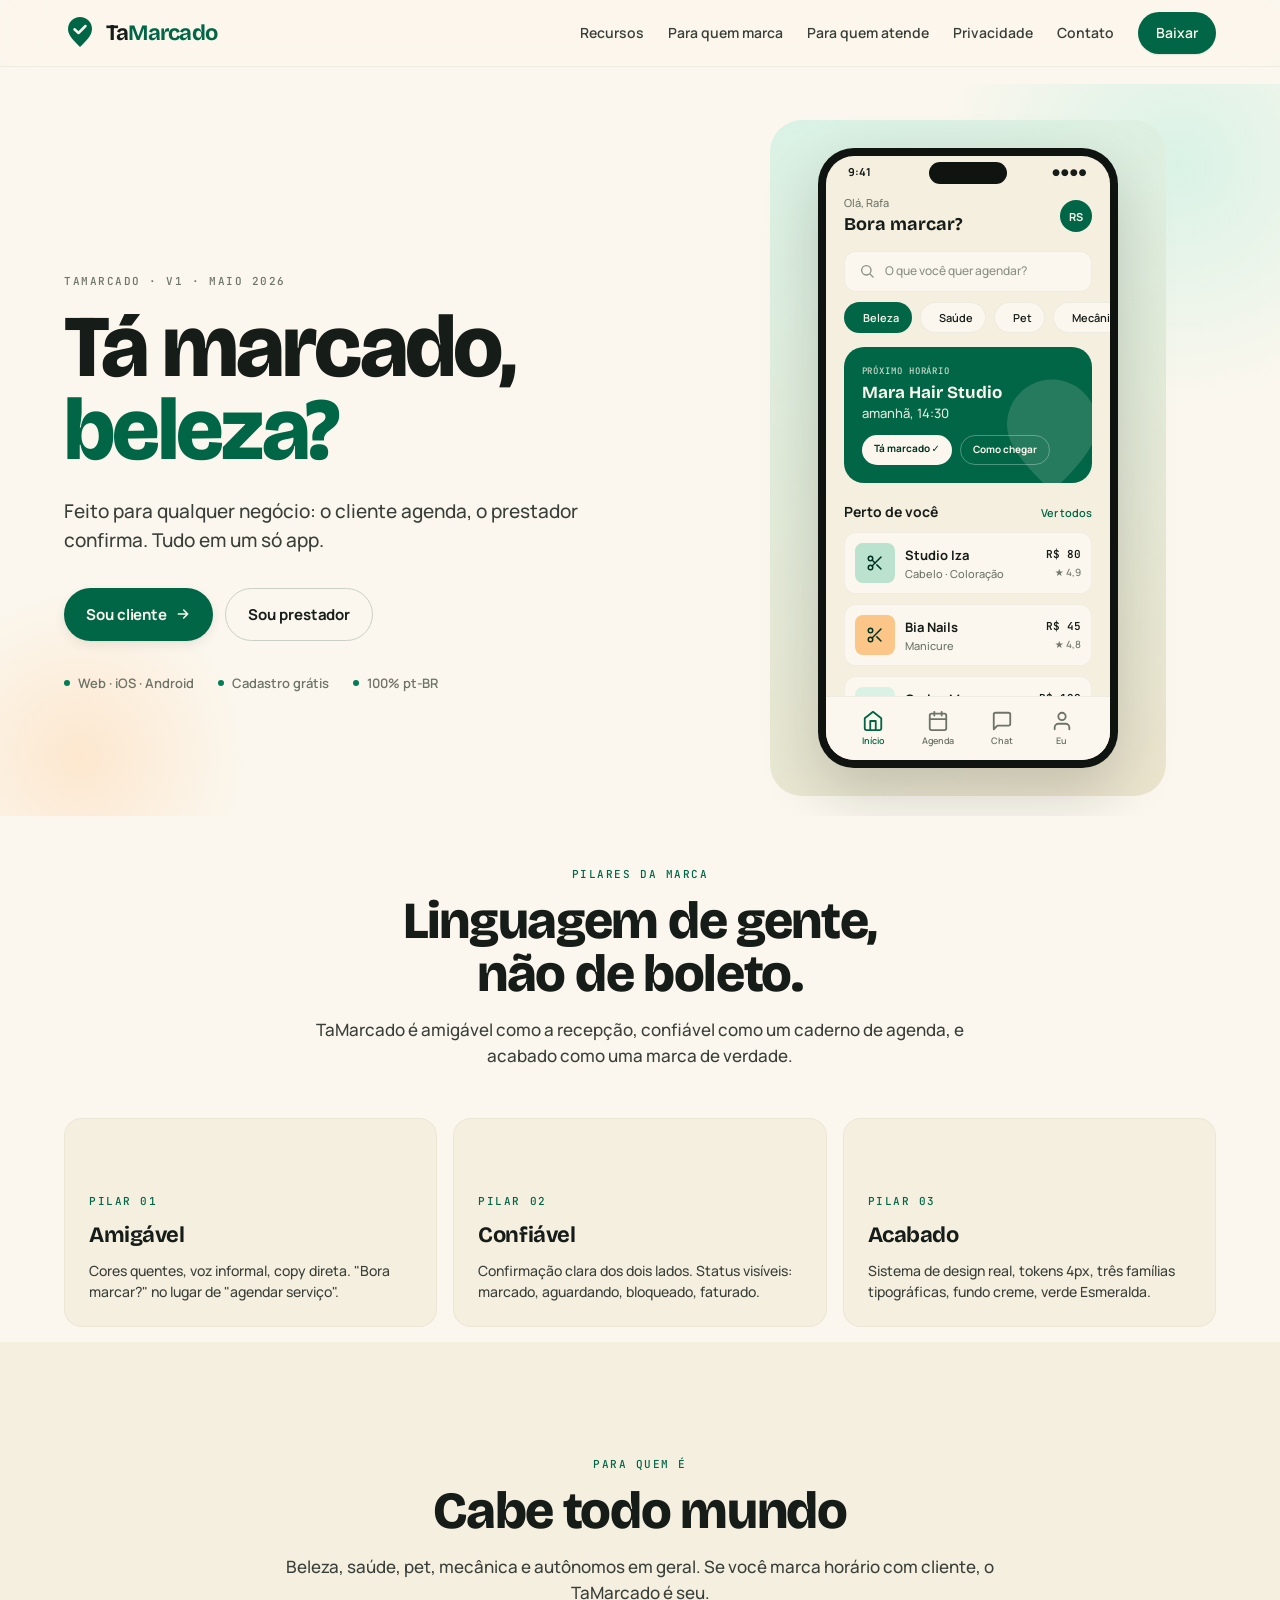
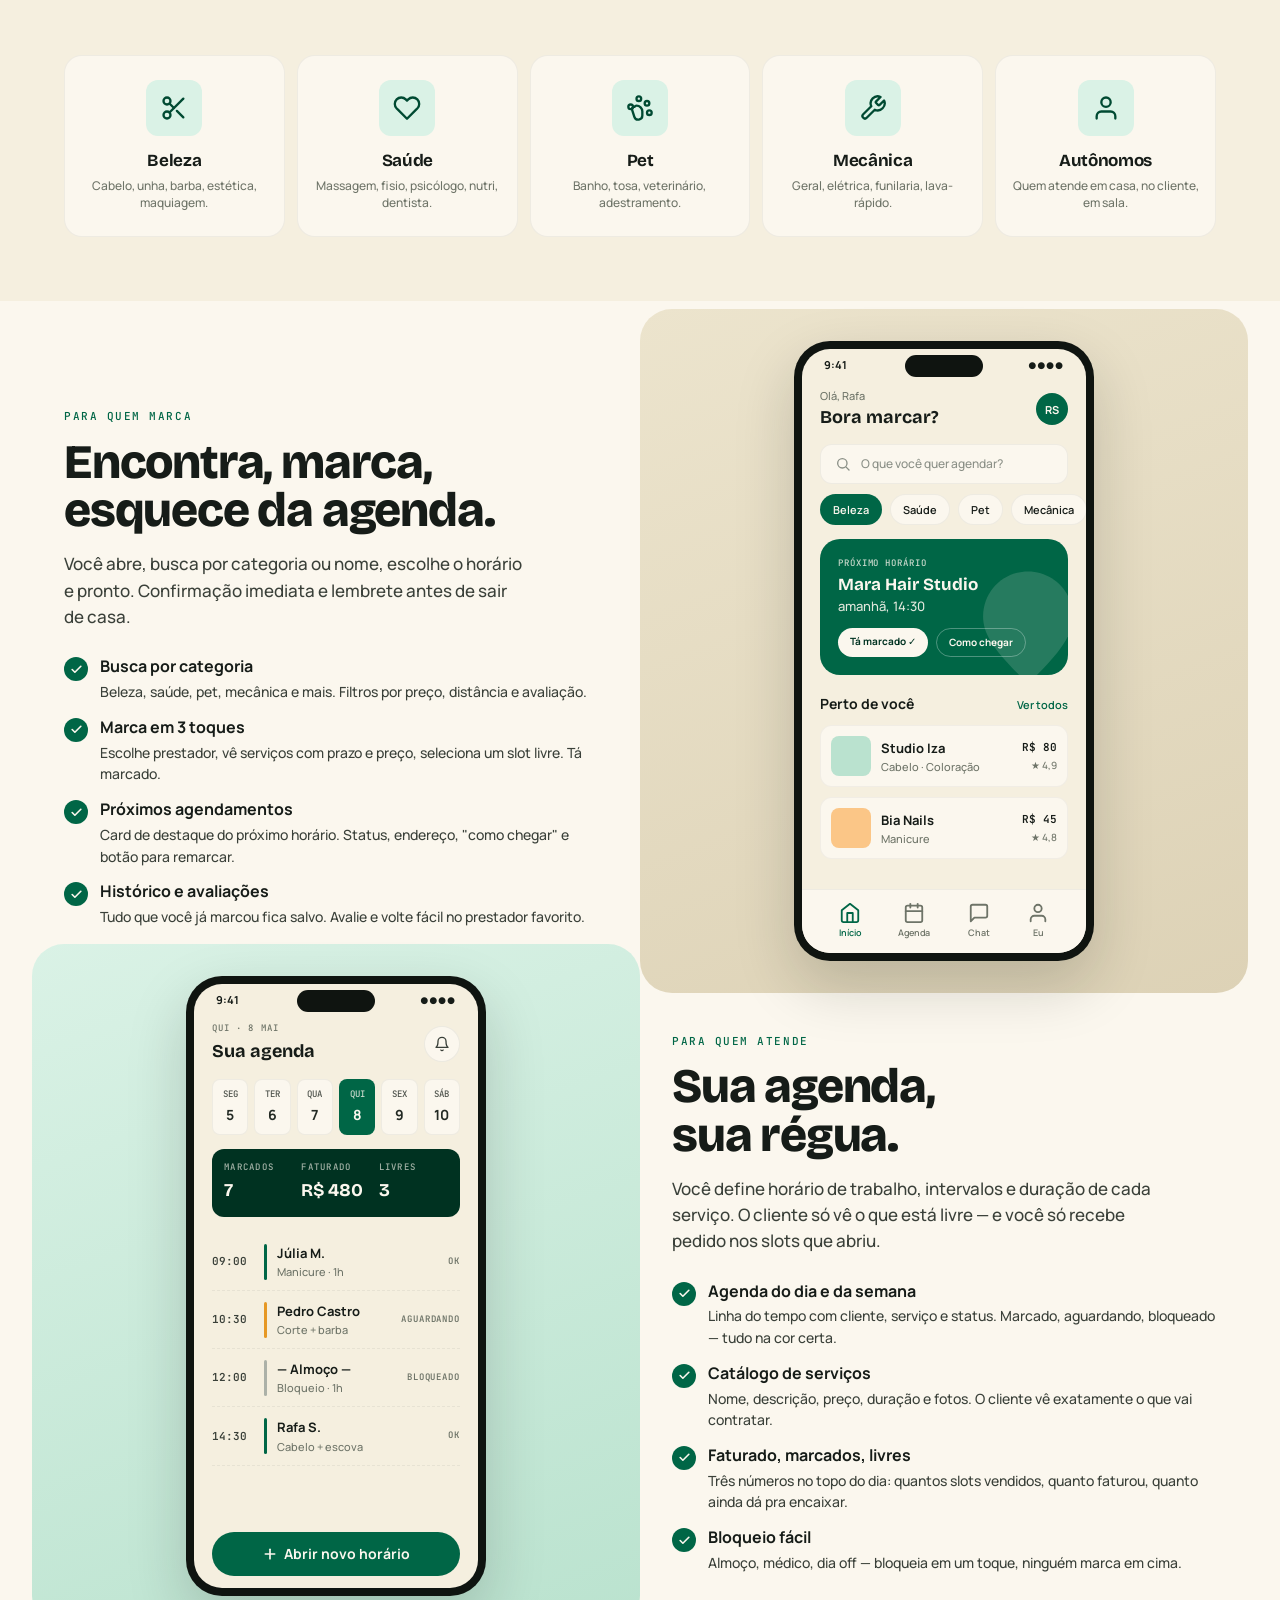
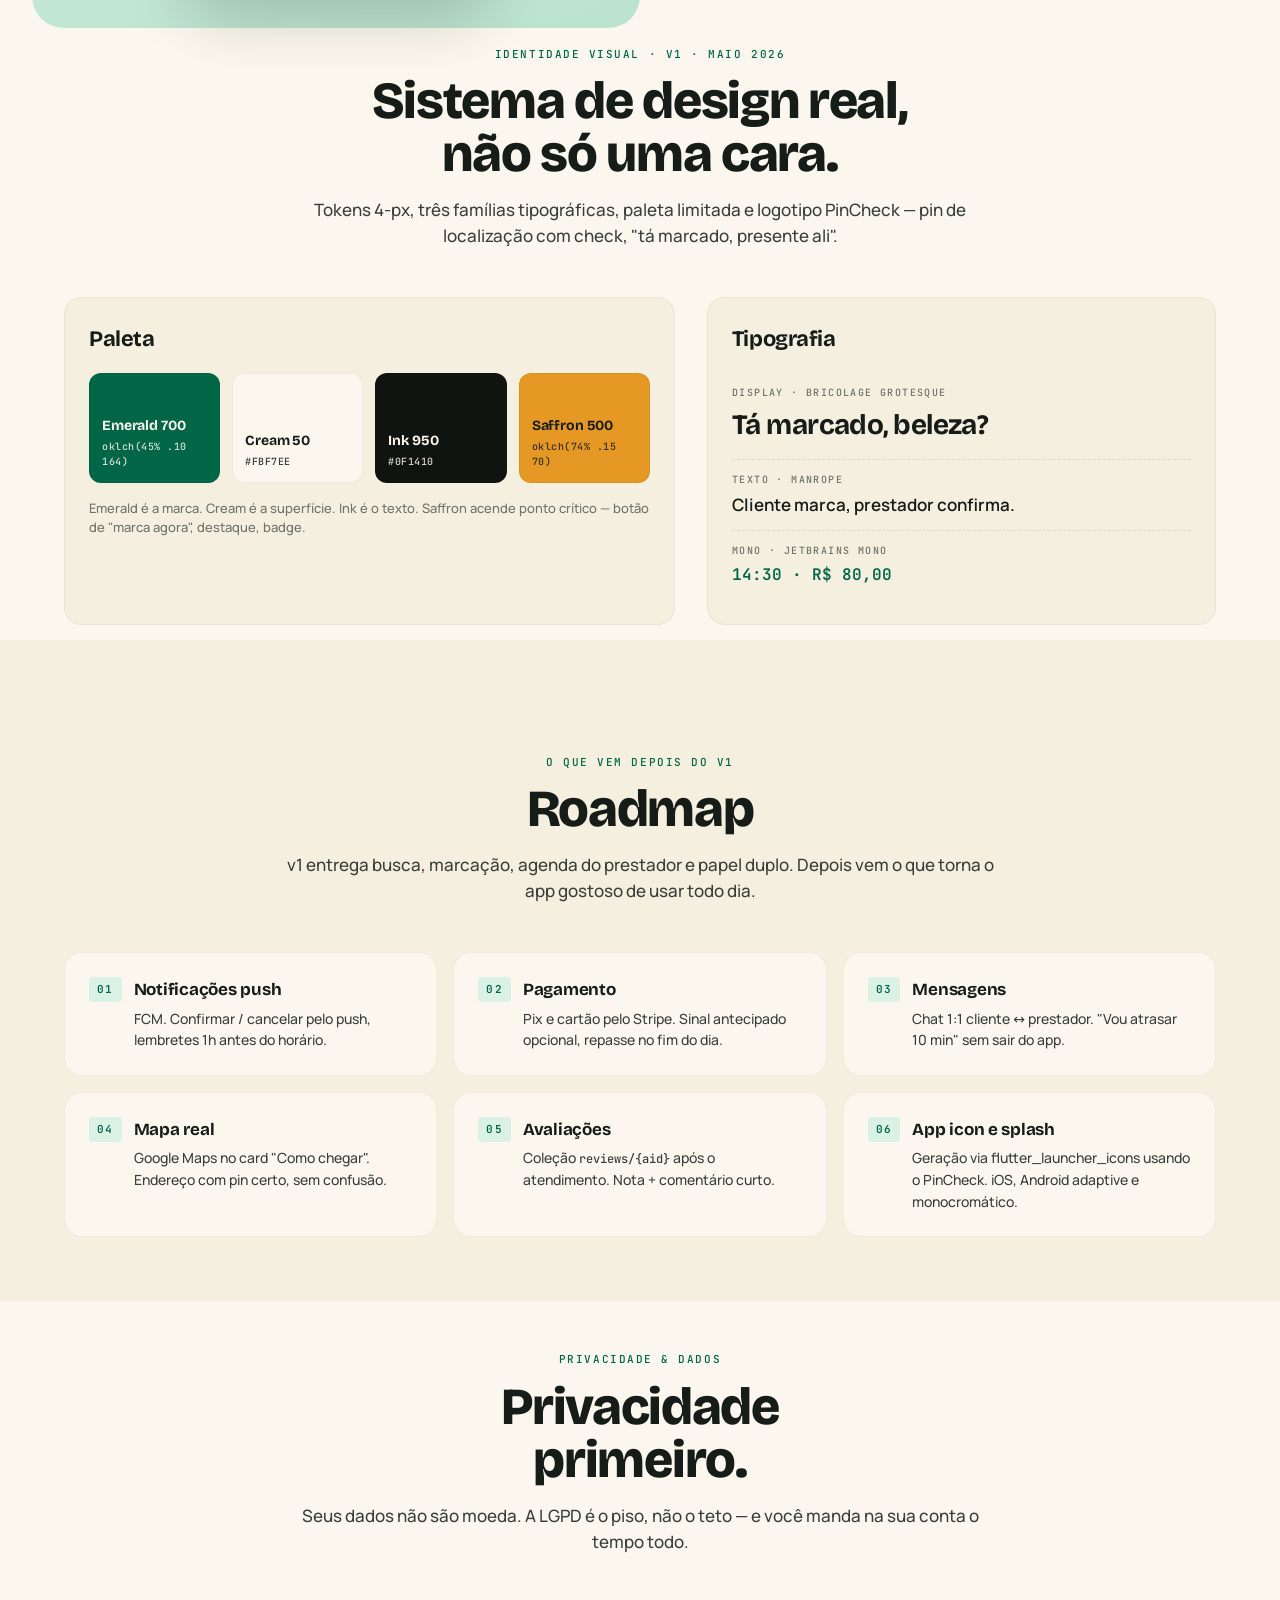
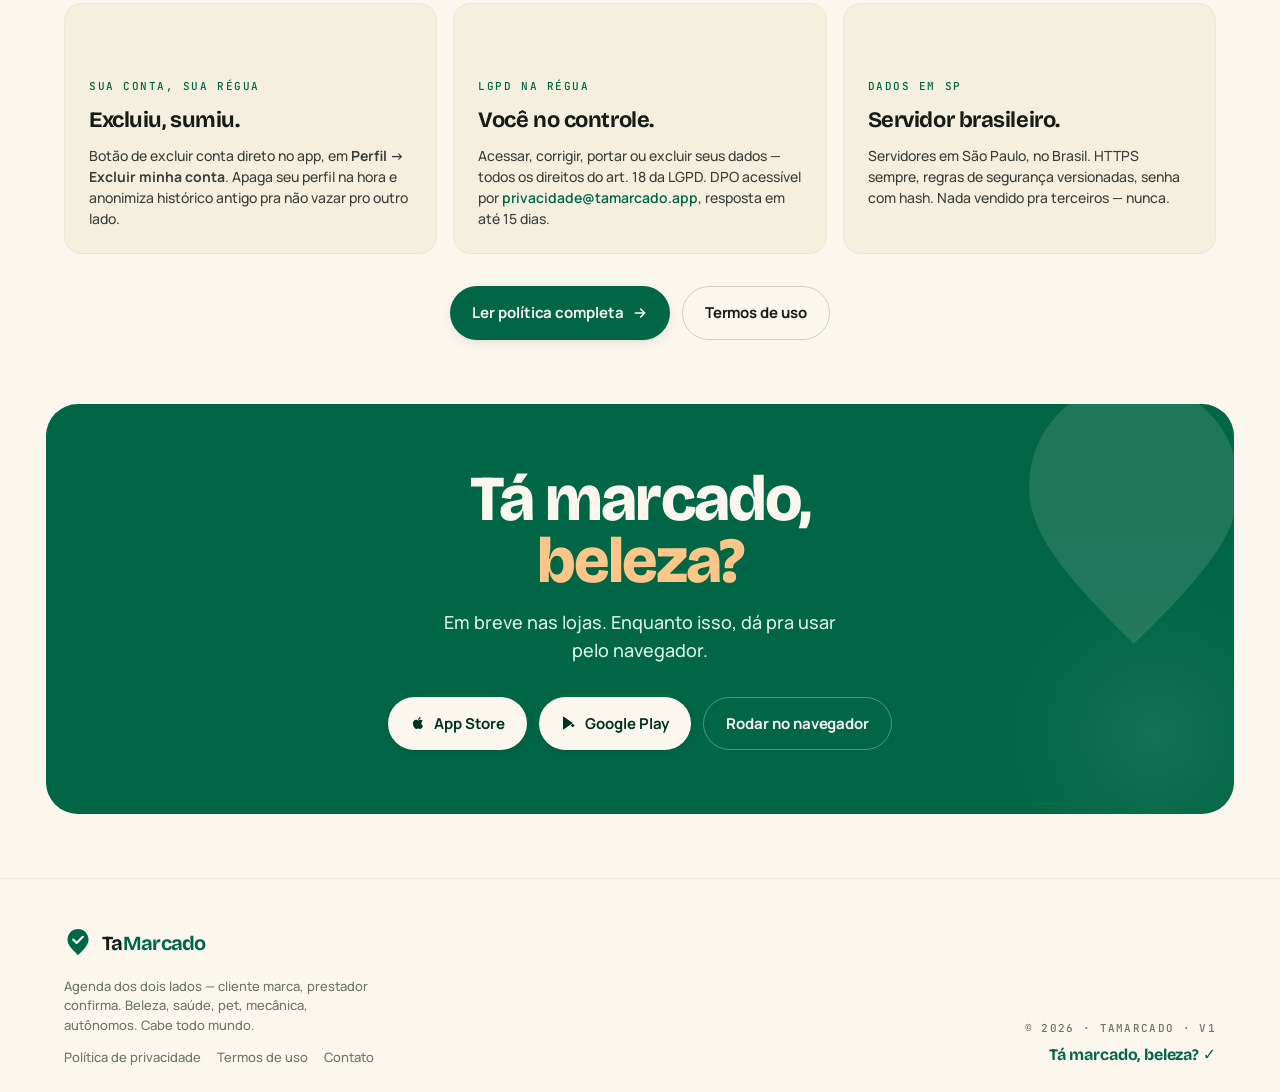
<file: index.html>
<!doctype html>
<html lang="pt-BR">

<head>
  <meta charset="utf-8" />
  <meta name="viewport" content="width=device-width, initial-scale=1, viewport-fit=cover" />
  <meta name="theme-color" content="#FBF7EE" />
  <title>TaMarcado — Tá marcado, beleza?</title>
  <meta name="description"
    content="Agenda dos dois lados — cliente marca, prestador confirma. Beleza, saúde, pet, mecânica, autônomos. Cabe todo mundo." />
  <link rel="icon"
    href="data:image/svg+xml;utf8,<svg xmlns='http://www.w3.org/2000/svg' viewBox='0 0 64 70'><path d='M32 4 C18.75 4 8 14.75 8 28 C8 38 14.5 47 32 64 C49.5 47 56 38 56 28 C56 14.75 45.25 4 32 4 Z' fill='%23347758'/><path d='M21 28.5 L29 36 L43 22' stroke='%23FBF7EE' stroke-width='5' stroke-linecap='round' stroke-linejoin='round' fill='none'/></svg>" />
  <link rel="stylesheet" href="styles.css" />
</head>

<body>

  <!-- ─────────── NAV ─────────── -->
  <nav class="nav">
    <div class="nav-inner">
      <a href="#" aria-label="TaMarcado" style="display:inline-flex;align-items:center;gap:10px;">
        <svg viewBox="0 0 64 70" width="32" height="35" fill="none" aria-hidden="true">
          <path d="M32 4 C18.75 4 8 14.75 8 28 C8 38 14.5 47 32 64 C49.5 47 56 38 56 28 C56 14.75 45.25 4 32 4 Z"
            fill="var(--tm-emerald-700)" />
          <path d="M21 28.5 L29 36 L43 22" stroke="var(--tm-cream-50)" stroke-width="5" stroke-linecap="round"
            stroke-linejoin="round" />
        </svg>
        <span class="tm-wordmark" style="font-size:22px;"><span class="ta">Ta</span><span
            class="marcado">Marcado</span></span>
      </a>

      <button class="menu-toggle" id="menuToggle">
        ☰
      </button>

      <div class="nav-links" id="navLinks">
        <a href="#recursos">Recursos</a>
        <a href="#cliente">Para quem marca</a>
        <a href="#prestador">Para quem atende</a>
        <a href="#privacidade">Privacidade</a>
        <a href="contato.html">Contato</a>
        <a href="#download" class="nav-cta">Baixar</a>
      </div>
    </div>
  </nav>

  <!-- ─────────── HERO ─────────── -->
  <section class="hero">
    <div class="container hero-grid">
      <div class="hero-text">
        <div class="tm-cap">TaMarcado · v1 · Maio 2026</div>
        <h1>
          Tá marcado,<br />
          <span class="accent">beleza?</span>
        </h1>
        <p class="lead">
          Feito para qualquer negócio: o cliente agenda, o prestador confirma. Tudo em um só app.
        </p>
        <div class="hero-ctas">
          <a href="#download" class="btn btn-primary">
            Sou cliente
            <svg width="16" height="16" viewBox="0 0 24 24" fill="none" stroke="currentColor" stroke-width="2.4"
              stroke-linecap="round" stroke-linejoin="round" aria-hidden="true">
              <path d="M5 12h14M13 6l6 6-6 6" />
            </svg>
          </a>
          <a href="#prestador" class="btn btn-secondary">
            Sou prestador
          </a>
        </div>
        <div class="hero-meta">
          <div class="item"><span class="dot"></span> Web · iOS · Android</div>
          <div class="item"><span class="dot"></span> Cadastro grátis</div>
          <div class="item"><span class="dot"></span> 100% pt-BR</div>
        </div>
      </div>

      <!-- Phone mockup cliente (idêntico ao designer/Mockups.jsx) -->
      <div class="hero-phone">
        <div class="hero-phone-bg"></div>
        <div class="phone">
          <div class="phone-screen">
            <div class="phone-statusbar">
              <span>9:41</span>
              <div class="phone-notch"></div>
              <span style="font-size:9px;letter-spacing:1px;">●●●●</span>
            </div>

            <div class="scr-header">
              <div class="scr-row">
                <div>
                  <div class="scr-greet">Olá, Rafa</div>
                  <div class="scr-title">Bora marcar?</div>
                </div>
                <div class="avatar">RS</div>
              </div>
              <div class="scr-search">
                <svg width="16" height="16" viewBox="0 0 24 24" fill="none" stroke="currentColor" stroke-width="2"
                  stroke-linecap="round" stroke-linejoin="round">
                  <circle cx="11" cy="11" r="7" />
                  <path d="m21 21-4.3-4.3" />
                </svg>
                <span>O que você quer agendar?</span>
              </div>
            </div>

            <div class="scr-chips">
              <div class="scr-chip on">
                <svg width="14" height="14" viewBox="0 0 24 24" fill="none" stroke="currentColor" stroke-width="2"
                  stroke-linecap="round" stroke-linejoin="round">
                  <circle cx="6" cy="6" r="3" />
                  <circle cx="6" cy="18" r="3" />
                  <line x1="20" y1="4" x2="8.12" y2="15.88" />
                  <line x1="14.47" y1="14.48" x2="20" y2="20" />
                  <line x1="8.12" y1="8.12" x2="12" y2="12" />
                </svg>
                Beleza
              </div>
              <div class="scr-chip">
                <svg width="14" height="14" viewBox="0 0 24 24" fill="none" stroke="currentColor" stroke-width="2"
                  stroke-linecap="round" stroke-linejoin="round">
                  <path
                    d="M20.84 4.61a5.5 5.5 0 0 0-7.78 0L12 5.67l-1.06-1.06a5.5 5.5 0 0 0-7.78 7.78l1.06 1.06L12 21.23l7.78-7.78 1.06-1.06a5.5 5.5 0 0 0 0-7.78z" />
                </svg>
                Saúde
              </div>
              <div class="scr-chip">
                <svg width="14" height="14" viewBox="0 0 24 24" fill="none" stroke="currentColor" stroke-width="2"
                  stroke-linecap="round" stroke-linejoin="round">
                  <circle cx="11" cy="4" r="2" />
                  <circle cx="18" cy="8" r="2" />
                  <circle cx="20" cy="16" r="2" />
                  <path
                    d="M9 10a5 5 0 0 1 5 5v3.5a3.5 3.5 0 0 1-6.84 1.04l-1.79-5.48A2 2 0 0 1 7.27 11h0a2 2 0 0 1 1.73-1z" />
                </svg>
                Pet
              </div>
              <div class="scr-chip">
                <svg width="14" height="14" viewBox="0 0 24 24" fill="none" stroke="currentColor" stroke-width="2"
                  stroke-linecap="round" stroke-linejoin="round">
                  <path
                    d="M14.7 6.3a1 1 0 0 0 0 1.4l1.6 1.6a1 1 0 0 0 1.4 0l3.77-3.77a6 6 0 0 1-7.94 7.94l-6.91 6.91a2.12 2.12 0 0 1-3-3l6.91-6.91a6 6 0 0 1 7.94-7.94l-3.76 3.76z" />
                </svg>
                Mecânica
              </div>
            </div>

            <div class="scr-bigcard">
              <div class="scr-bigcard-deco">
                <svg width="120" height="131" viewBox="0 0 64 70" fill="none">
                  <path
                    d="M32 4 C18.75 4 8 14.75 8 28 C8 38 14.5 47 32 64 C49.5 47 56 38 56 28 C56 14.75 45.25 4 32 4 Z"
                    fill="var(--tm-cream-50)" />
                </svg>
              </div>
              <div class="scr-bigcard-kicker">PRÓXIMO HORÁRIO</div>
              <div class="scr-bigcard-title">
                Mara Hair Studio<br />
                <span class="when">amanhã, 14:30</span>
              </div>
              <div class="scr-bigcard-actions">
                <div class="scr-pill">Tá marcado ✓</div>
                <div class="scr-pill outline">Como chegar</div>
              </div>
            </div>

            <div class="scr-section-head">
              <div class="h">Perto de você</div>
              <div class="a">Ver todos</div>
            </div>

            <div class="scr-list">
              <div class="scr-svc">
                <div class="scr-svc-ic">
                  <svg width="18" height="18" viewBox="0 0 24 24" fill="none" stroke="currentColor" stroke-width="2"
                    stroke-linecap="round" stroke-linejoin="round">
                    <circle cx="6" cy="6" r="3" />
                    <circle cx="6" cy="18" r="3" />
                    <line x1="20" y1="4" x2="8.12" y2="15.88" />
                    <line x1="14.47" y1="14.48" x2="20" y2="20" />
                    <line x1="8.12" y1="8.12" x2="12" y2="12" />
                  </svg>
                </div>
                <div class="scr-svc-info">
                  <div class="scr-svc-name">Studio Iza</div>
                  <div class="scr-svc-role">Cabelo · Coloração</div>
                </div>
                <div class="scr-svc-meta">
                  <div class="scr-svc-price">R$ 80</div>
                  <div class="scr-svc-rating">★ 4,9</div>
                </div>
              </div>
              <div class="scr-svc">
                <div class="scr-svc-ic" style="background: var(--tm-saffron-300);">
                  <svg width="18" height="18" viewBox="0 0 24 24" fill="none" stroke="currentColor" stroke-width="2"
                    stroke-linecap="round" stroke-linejoin="round">
                    <circle cx="6" cy="6" r="3" />
                    <circle cx="6" cy="18" r="3" />
                    <line x1="20" y1="4" x2="8.12" y2="15.88" />
                    <line x1="14.47" y1="14.48" x2="20" y2="20" />
                  </svg>
                </div>
                <div class="scr-svc-info">
                  <div class="scr-svc-name">Bia Nails</div>
                  <div class="scr-svc-role">Manicure</div>
                </div>
                <div class="scr-svc-meta">
                  <div class="scr-svc-price">R$ 45</div>
                  <div class="scr-svc-rating">★ 4,8</div>
                </div>
              </div>
              <div class="scr-svc">
                <div class="scr-svc-ic" style="background: var(--tm-emerald-100);">
                  <svg width="18" height="18" viewBox="0 0 24 24" fill="none" stroke="currentColor" stroke-width="2"
                    stroke-linecap="round" stroke-linejoin="round">
                    <path
                      d="M14.7 6.3a1 1 0 0 0 0 1.4l1.6 1.6a1 1 0 0 0 1.4 0l3.77-3.77a6 6 0 0 1-7.94 7.94l-6.91 6.91a2.12 2.12 0 0 1-3-3l6.91-6.91a6 6 0 0 1 7.94-7.94l-3.76 3.76z" />
                  </svg>
                </div>
                <div class="scr-svc-info">
                  <div class="scr-svc-name">Carlos Mec.</div>
                  <div class="scr-svc-role">Mecânica · Geral</div>
                </div>
                <div class="scr-svc-meta">
                  <div class="scr-svc-price">R$ 120</div>
                  <div class="scr-svc-rating">★ 4,7</div>
                </div>
              </div>
            </div>

            <div class="scr-tabbar">
              <div class="scr-tab on">
                <svg width="22" height="22" viewBox="0 0 24 24" fill="none" stroke="currentColor" stroke-width="2"
                  stroke-linecap="round" stroke-linejoin="round">
                  <path d="m3 9 9-7 9 7v11a2 2 0 0 1-2 2H5a2 2 0 0 1-2-2z" />
                  <polyline points="9 22 9 12 15 12 15 22" />
                </svg>
                <span>Início</span>
              </div>
              <div class="scr-tab">
                <svg width="22" height="22" viewBox="0 0 24 24" fill="none" stroke="currentColor" stroke-width="2"
                  stroke-linecap="round" stroke-linejoin="round">
                  <rect x="3" y="4" width="18" height="18" rx="2" ry="2" />
                  <line x1="16" y1="2" x2="16" y2="6" />
                  <line x1="8" y1="2" x2="8" y2="6" />
                  <line x1="3" y1="10" x2="21" y2="10" />
                </svg>
                <span>Agenda</span>
              </div>
              <div class="scr-tab">
                <svg width="22" height="22" viewBox="0 0 24 24" fill="none" stroke="currentColor" stroke-width="2"
                  stroke-linecap="round" stroke-linejoin="round">
                  <path d="M21 15a2 2 0 0 1-2 2H7l-4 4V5a2 2 0 0 1 2-2h14a2 2 0 0 1 2 2z" />
                </svg>
                <span>Chat</span>
              </div>
              <div class="scr-tab">
                <svg width="22" height="22" viewBox="0 0 24 24" fill="none" stroke="currentColor" stroke-width="2"
                  stroke-linecap="round" stroke-linejoin="round">
                  <path d="M20 21v-2a4 4 0 0 0-4-4H8a4 4 0 0 0-4 4v2" />
                  <circle cx="12" cy="7" r="4" />
                </svg>
                <span>Eu</span>
              </div>
            </div>
          </div>
        </div>
      </div>
    </div>
  </section>

  <!-- ─────────── PILARES ─────────── -->
  <section id="recursos" class="container">
    <div class="section-head">
      <div class="tm-cap">Pilares da marca</div>
      <h2>Linguagem de gente,<br />não de boleto.</h2>
      <p>TaMarcado é amigável como a recepção, confiável como um caderno de agenda, e acabado como uma marca de verdade.
      </p>
    </div>

    <div class="pillars">
      <div class="pillar">
        <div class="tm-cap">Pilar 01</div>
        <h3>Amigável</h3>
        <p>Cores quentes, voz informal, copy direta. "Bora marcar?" no lugar de "agendar serviço".</p>
      </div>
      <div class="pillar">
        <div class="tm-cap">Pilar 02</div>
        <h3>Confiável</h3>
        <p>Confirmação clara dos dois lados. Status visíveis: marcado, aguardando, bloqueado, faturado.</p>
      </div>
      <div class="pillar">
        <div class="tm-cap">Pilar 03</div>
        <h3>Acabado</h3>
        <p>Sistema de design real, tokens 4px, três famílias tipográficas, fundo creme, verde Esmeralda.</p>
      </div>
    </div>
  </section>

  <!-- ─────────── CATEGORIAS ─────────── -->
  <section class="section-categorias">
    <div class="container">
      <div class="section-head">
        <div class="tm-cap">Para quem é</div>
        <h2>Cabe todo mundo</h2>
        <p>Beleza, saúde, pet, mecânica e autônomos em geral. Se você marca horário com cliente, o TaMarcado é seu.</p>
      </div>

      <div class="cat-grid">
        <div class="cat">
          <div class="cat-ic">
            <svg width="28" height="28" viewBox="0 0 24 24" fill="none" stroke="currentColor" stroke-width="2"
              stroke-linecap="round" stroke-linejoin="round">
              <circle cx="6" cy="6" r="3" />
              <circle cx="6" cy="18" r="3" />
              <line x1="20" y1="4" x2="8.12" y2="15.88" />
              <line x1="14.47" y1="14.48" x2="20" y2="20" />
              <line x1="8.12" y1="8.12" x2="12" y2="12" />
            </svg>
          </div>
          <div class="cat-name">Beleza</div>
          <div class="cat-desc">Cabelo, unha, barba, estética, maquiagem.</div>
        </div>
        <div class="cat">
          <div class="cat-ic">
            <svg width="28" height="28" viewBox="0 0 24 24" fill="none" stroke="currentColor" stroke-width="2"
              stroke-linecap="round" stroke-linejoin="round">
              <path
                d="M20.84 4.61a5.5 5.5 0 0 0-7.78 0L12 5.67l-1.06-1.06a5.5 5.5 0 0 0-7.78 7.78l1.06 1.06L12 21.23l7.78-7.78 1.06-1.06a5.5 5.5 0 0 0 0-7.78z" />
            </svg>
          </div>
          <div class="cat-name">Saúde</div>
          <div class="cat-desc">Massagem, fisio, psicólogo, nutri, dentista.</div>
        </div>
        <div class="cat">
          <div class="cat-ic">
            <svg width="28" height="28" viewBox="0 0 24 24" fill="none" stroke="currentColor" stroke-width="2"
              stroke-linecap="round" stroke-linejoin="round">
              <circle cx="11" cy="4" r="2" />
              <circle cx="18" cy="8" r="2" />
              <circle cx="20" cy="16" r="2" />
              <circle cx="4" cy="11" r="2" />
              <path
                d="M9 10a5 5 0 0 1 5 5v3.5a3.5 3.5 0 0 1-6.84 1.04l-1.79-5.48A2 2 0 0 1 7.27 11h0a2 2 0 0 1 1.73-1z" />
            </svg>
          </div>
          <div class="cat-name">Pet</div>
          <div class="cat-desc">Banho, tosa, veterinário, adestramento.</div>
        </div>
        <div class="cat">
          <div class="cat-ic">
            <svg width="28" height="28" viewBox="0 0 24 24" fill="none" stroke="currentColor" stroke-width="2"
              stroke-linecap="round" stroke-linejoin="round">
              <path
                d="M14.7 6.3a1 1 0 0 0 0 1.4l1.6 1.6a1 1 0 0 0 1.4 0l3.77-3.77a6 6 0 0 1-7.94 7.94l-6.91 6.91a2.12 2.12 0 0 1-3-3l6.91-6.91a6 6 0 0 1 7.94-7.94l-3.76 3.76z" />
            </svg>
          </div>
          <div class="cat-name">Mecânica</div>
          <div class="cat-desc">Geral, elétrica, funilaria, lava-rápido.</div>
        </div>
        <div class="cat">
          <div class="cat-ic">
            <svg width="28" height="28" viewBox="0 0 24 24" fill="none" stroke="currentColor" stroke-width="2"
              stroke-linecap="round" stroke-linejoin="round">
              <path d="M20 21v-2a4 4 0 0 0-4-4H8a4 4 0 0 0-4 4v2" />
              <circle cx="12" cy="7" r="4" />
            </svg>
          </div>
          <div class="cat-name">Autônomos</div>
          <div class="cat-desc">Quem atende em casa, no cliente, em sala.</div>
        </div>
      </div>
    </div>
  </section>

  <!-- ─────────── CLIENTE ─────────── -->
  <section id="cliente" class="container">
    <div class="split">
      <div class="split-text">
        <div class="tm-cap">Para quem marca</div>
        <h2>Encontra, marca,<br />esquece da agenda.</h2>
        <p>Você abre, busca por categoria ou nome, escolhe o horário e pronto. Confirmação imediata e lembrete antes de
          sair de casa.</p>

        <ul class="feature-list">
          <li>
            <span class="feature-check">
              <svg width="14" height="14" viewBox="0 0 24 24" fill="none" stroke="currentColor" stroke-width="3"
                stroke-linecap="round" stroke-linejoin="round">
                <polyline points="20 6 9 17 4 12" />
              </svg>
            </span>
            <div>
              <strong>Busca por categoria</strong>
              <span>Beleza, saúde, pet, mecânica e mais. Filtros por preço, distância e avaliação.</span>
            </div>
          </li>
          <li>
            <span class="feature-check">
              <svg width="14" height="14" viewBox="0 0 24 24" fill="none" stroke="currentColor" stroke-width="3"
                stroke-linecap="round" stroke-linejoin="round">
                <polyline points="20 6 9 17 4 12" />
              </svg>
            </span>
            <div>
              <strong>Marca em 3 toques</strong>
              <span>Escolhe prestador, vê serviços com prazo e preço, seleciona um slot livre. Tá marcado.</span>
            </div>
          </li>
          <li>
            <span class="feature-check">
              <svg width="14" height="14" viewBox="0 0 24 24" fill="none" stroke="currentColor" stroke-width="3"
                stroke-linecap="round" stroke-linejoin="round">
                <polyline points="20 6 9 17 4 12" />
              </svg>
            </span>
            <div>
              <strong>Próximos agendamentos</strong>
              <span>Card de destaque do próximo horário. Status, endereço, "como chegar" e botão para remarcar.</span>
            </div>
          </li>
          <li>
            <span class="feature-check">
              <svg width="14" height="14" viewBox="0 0 24 24" fill="none" stroke="currentColor" stroke-width="3"
                stroke-linecap="round" stroke-linejoin="round">
                <polyline points="20 6 9 17 4 12" />
              </svg>
            </span>
            <div>
              <strong>Histórico e avaliações</strong>
              <span>Tudo que você já marcou fica salvo. Avalie e volte fácil no prestador favorito.</span>
            </div>
          </li>
        </ul>
      </div>

      <div class="split-mock">
        <div class="split-mock-bg cliente"></div>
        <!-- Phone mockup cliente (versão menor) -->
        <div class="phone">
          <div class="phone-screen">
            <div class="phone-statusbar">
              <span>9:41</span>
              <div class="phone-notch"></div>
              <span style="font-size:9px;letter-spacing:1px;">●●●●</span>
            </div>
            <div class="scr-header">
              <div class="scr-row">
                <div>
                  <div class="scr-greet">Olá, Rafa</div>
                  <div class="scr-title">Bora marcar?</div>
                </div>
                <div class="avatar">RS</div>
              </div>
              <div class="scr-search">
                <svg width="16" height="16" viewBox="0 0 24 24" fill="none" stroke="currentColor" stroke-width="2"
                  stroke-linecap="round">
                  <circle cx="11" cy="11" r="7" />
                  <path d="m21 21-4.3-4.3" />
                </svg>
                <span>O que você quer agendar?</span>
              </div>
            </div>
            <div class="scr-chips">
              <div class="scr-chip on">Beleza</div>
              <div class="scr-chip">Saúde</div>
              <div class="scr-chip">Pet</div>
              <div class="scr-chip">Mecânica</div>
            </div>
            <div class="scr-bigcard">
              <div class="scr-bigcard-deco">
                <svg width="120" height="131" viewBox="0 0 64 70" fill="none">
                  <path
                    d="M32 4 C18.75 4 8 14.75 8 28 C8 38 14.5 47 32 64 C49.5 47 56 38 56 28 C56 14.75 45.25 4 32 4 Z"
                    fill="var(--tm-cream-50)" />
                </svg>
              </div>
              <div class="scr-bigcard-kicker">PRÓXIMO HORÁRIO</div>
              <div class="scr-bigcard-title">
                Mara Hair Studio<br />
                <span class="when">amanhã, 14:30</span>
              </div>
              <div class="scr-bigcard-actions">
                <div class="scr-pill">Tá marcado ✓</div>
                <div class="scr-pill outline">Como chegar</div>
              </div>
            </div>
            <div class="scr-section-head">
              <div class="h">Perto de você</div>
              <div class="a">Ver todos</div>
            </div>
            <div class="scr-list">
              <div class="scr-svc">
                <div class="scr-svc-ic"></div>
                <div class="scr-svc-info">
                  <div class="scr-svc-name">Studio Iza</div>
                  <div class="scr-svc-role">Cabelo · Coloração</div>
                </div>
                <div class="scr-svc-meta">
                  <div class="scr-svc-price">R$ 80</div>
                  <div class="scr-svc-rating">★ 4,9</div>
                </div>
              </div>
              <div class="scr-svc">
                <div class="scr-svc-ic" style="background: var(--tm-saffron-300);"></div>
                <div class="scr-svc-info">
                  <div class="scr-svc-name">Bia Nails</div>
                  <div class="scr-svc-role">Manicure</div>
                </div>
                <div class="scr-svc-meta">
                  <div class="scr-svc-price">R$ 45</div>
                  <div class="scr-svc-rating">★ 4,8</div>
                </div>
              </div>
            </div>
            <div class="scr-tabbar">
              <div class="scr-tab on">
                <svg width="22" height="22" viewBox="0 0 24 24" fill="none" stroke="currentColor" stroke-width="2"
                  stroke-linecap="round" stroke-linejoin="round">
                  <path d="m3 9 9-7 9 7v11a2 2 0 0 1-2 2H5a2 2 0 0 1-2-2z" />
                  <polyline points="9 22 9 12 15 12 15 22" />
                </svg>
                <span>Início</span>
              </div>
              <div class="scr-tab">
                <svg width="22" height="22" viewBox="0 0 24 24" fill="none" stroke="currentColor" stroke-width="2"
                  stroke-linecap="round" stroke-linejoin="round">
                  <rect x="3" y="4" width="18" height="18" rx="2" ry="2" />
                  <line x1="16" y1="2" x2="16" y2="6" />
                  <line x1="8" y1="2" x2="8" y2="6" />
                  <line x1="3" y1="10" x2="21" y2="10" />
                </svg>
                <span>Agenda</span>
              </div>
              <div class="scr-tab">
                <svg width="22" height="22" viewBox="0 0 24 24" fill="none" stroke="currentColor" stroke-width="2"
                  stroke-linecap="round" stroke-linejoin="round">
                  <path d="M21 15a2 2 0 0 1-2 2H7l-4 4V5a2 2 0 0 1 2-2h14a2 2 0 0 1 2 2z" />
                </svg>
                <span>Chat</span>
              </div>
              <div class="scr-tab">
                <svg width="22" height="22" viewBox="0 0 24 24" fill="none" stroke="currentColor" stroke-width="2"
                  stroke-linecap="round" stroke-linejoin="round">
                  <path d="M20 21v-2a4 4 0 0 0-4-4H8a4 4 0 0 0-4 4v2" />
                  <circle cx="12" cy="7" r="4" />
                </svg>
                <span>Eu</span>
              </div>
            </div>
          </div>
        </div>
      </div>
    </div>
  </section>

  <!-- ─────────── PRESTADOR ─────────── -->
  <section id="prestador" class="container reverse">
    <div class="split reverse">
      <div class="split-text">
        <div class="tm-cap">Para quem atende</div>
        <h2>Sua agenda,<br />sua régua.</h2>
        <p>Você define horário de trabalho, intervalos e duração de cada serviço. O cliente só vê o que está livre — e
          você só recebe pedido nos slots que abriu.</p>

        <ul class="feature-list">
          <li>
            <span class="feature-check">
              <svg width="14" height="14" viewBox="0 0 24 24" fill="none" stroke="currentColor" stroke-width="3"
                stroke-linecap="round" stroke-linejoin="round">
                <polyline points="20 6 9 17 4 12" />
              </svg>
            </span>
            <div>
              <strong>Agenda do dia e da semana</strong>
              <span>Linha do tempo com cliente, serviço e status. Marcado, aguardando, bloqueado — tudo na cor
                certa.</span>
            </div>
          </li>
          <li>
            <span class="feature-check">
              <svg width="14" height="14" viewBox="0 0 24 24" fill="none" stroke="currentColor" stroke-width="3"
                stroke-linecap="round" stroke-linejoin="round">
                <polyline points="20 6 9 17 4 12" />
              </svg>
            </span>
            <div>
              <strong>Catálogo de serviços</strong>
              <span>Nome, descrição, preço, duração e fotos. O cliente vê exatamente o que vai contratar.</span>
            </div>
          </li>
          <li>
            <span class="feature-check">
              <svg width="14" height="14" viewBox="0 0 24 24" fill="none" stroke="currentColor" stroke-width="3"
                stroke-linecap="round" stroke-linejoin="round">
                <polyline points="20 6 9 17 4 12" />
              </svg>
            </span>
            <div>
              <strong>Faturado, marcados, livres</strong>
              <span>Três números no topo do dia: quantos slots vendidos, quanto faturou, quanto ainda dá pra
                encaixar.</span>
            </div>
          </li>
          <li>
            <span class="feature-check">
              <svg width="14" height="14" viewBox="0 0 24 24" fill="none" stroke="currentColor" stroke-width="3"
                stroke-linecap="round" stroke-linejoin="round">
                <polyline points="20 6 9 17 4 12" />
              </svg>
            </span>
            <div>
              <strong>Bloqueio fácil</strong>
              <span>Almoço, médico, dia off — bloqueia em um toque, ninguém marca em cima.</span>
            </div>
          </li>
        </ul>
      </div>

      <div class="split-mock">
        <div class="split-mock-bg prestador"></div>
        <!-- Phone mockup prestador -->
        <div class="phone">
          <div class="phone-screen">
            <div class="phone-statusbar">
              <span>9:41</span>
              <div class="phone-notch"></div>
              <span style="font-size:9px;letter-spacing:1px;">●●●●</span>
            </div>
            <div class="scr-header">
              <div class="scr-row">
                <div>
                  <div class="scr-day">QUI · 8 MAI</div>
                  <div class="scr-title" style="margin-top:2px;">Sua agenda</div>
                </div>
                <div class="scr-iconbtn">
                  <svg width="16" height="16" viewBox="0 0 24 24" fill="none" stroke="currentColor" stroke-width="2"
                    stroke-linecap="round" stroke-linejoin="round">
                    <path d="M6 8a6 6 0 0 1 12 0c0 7 3 9 3 9H3s3-2 3-9" />
                    <path d="M10.3 21a1.94 1.94 0 0 0 3.4 0" />
                  </svg>
                </div>
              </div>

              <div class="scr-daystrip">
                <div class="scr-daycell">
                  <div class="dn">SEG</div>
                  <div class="dd">5</div>
                </div>
                <div class="scr-daycell">
                  <div class="dn">TER</div>
                  <div class="dd">6</div>
                </div>
                <div class="scr-daycell">
                  <div class="dn">QUA</div>
                  <div class="dd">7</div>
                </div>
                <div class="scr-daycell on">
                  <div class="dn">QUI</div>
                  <div class="dd">8</div>
                </div>
                <div class="scr-daycell">
                  <div class="dn">SEX</div>
                  <div class="dd">9</div>
                </div>
                <div class="scr-daycell">
                  <div class="dn">SÁB</div>
                  <div class="dd">10</div>
                </div>
              </div>

              <div class="scr-stats">
                <div>
                  <div class="l">MARCADOS</div>
                  <div class="v">7</div>
                </div>
                <div>
                  <div class="l">FATURADO</div>
                  <div class="v">R$ 480</div>
                </div>
                <div>
                  <div class="l">LIVRES</div>
                  <div class="v">3</div>
                </div>
              </div>
            </div>

            <div class="scr-timeline">
              <div class="scr-tl-row">
                <div class="scr-tl-time">09:00</div>
                <div class="scr-tl-bar confirmed"></div>
                <div class="scr-tl-info">
                  <div class="scr-tl-who">Júlia M.</div>
                  <div class="scr-tl-svc">Manicure · 1h</div>
                </div>
                <div class="scr-tl-tag">OK</div>
              </div>
              <div class="scr-tl-row">
                <div class="scr-tl-time">10:30</div>
                <div class="scr-tl-bar pending"></div>
                <div class="scr-tl-info">
                  <div class="scr-tl-who">Pedro Castro</div>
                  <div class="scr-tl-svc">Corte + barba</div>
                </div>
                <div class="scr-tl-tag">AGUARDANDO</div>
              </div>
              <div class="scr-tl-row">
                <div class="scr-tl-time">12:00</div>
                <div class="scr-tl-bar blocked"></div>
                <div class="scr-tl-info">
                  <div class="scr-tl-who">— Almoço —</div>
                  <div class="scr-tl-svc">Bloqueio · 1h</div>
                </div>
                <div class="scr-tl-tag">BLOQUEADO</div>
              </div>
              <div class="scr-tl-row">
                <div class="scr-tl-time">14:30</div>
                <div class="scr-tl-bar confirmed"></div>
                <div class="scr-tl-info">
                  <div class="scr-tl-who">Rafa S.</div>
                  <div class="scr-tl-svc">Cabelo + escova</div>
                </div>
                <div class="scr-tl-tag">OK</div>
              </div>
            </div>

            <div class="scr-cta">
              <div class="scr-cta-btn">
                <svg width="16" height="16" viewBox="0 0 24 24" fill="none" stroke="currentColor" stroke-width="2.5"
                  stroke-linecap="round">
                  <line x1="12" y1="5" x2="12" y2="19" />
                  <line x1="5" y1="12" x2="19" y2="12" />
                </svg>
                Abrir novo horário
              </div>
            </div>
          </div>
        </div>
      </div>
    </div>
  </section>

  <!-- ─────────── IDENTIDADE ─────────── -->
  <section class="container">
    <div class="section-head">
      <div class="tm-cap">Identidade Visual · v1 · Maio 2026</div>
      <h2>Sistema de design real,<br />não só uma cara.</h2>
      <p>Tokens 4-px, três famílias tipográficas, paleta limitada e logotipo PinCheck — pin de localização com check,
        "tá marcado, presente ali".</p>
    </div>

    <div class="id-grid">
      <div class="id-card">
        <h3>Paleta</h3>
        <div class="swatches">
          <div class="swatch emerald">
            <div class="name">Emerald 700</div>
            <div class="hex">oklch(45% .10 164)</div>
          </div>
          <div class="swatch cream">
            <div class="name">Cream 50</div>
            <div class="hex">#FBF7EE</div>
          </div>
          <div class="swatch ink">
            <div class="name">Ink 950</div>
            <div class="hex">#0F1410</div>
          </div>
          <div class="swatch saffron">
            <div class="name">Saffron 500</div>
            <div class="hex">oklch(74% .15 70)</div>
          </div>
        </div>
        <p style="margin-top:var(--tm-s-4); font-size:13px; color:var(--tm-ink-500); line-height:1.5;">
          Emerald é a marca. Cream é a superfície. Ink é o texto. Saffron acende ponto crítico — botão de "marca agora",
          destaque, badge.
        </p>
      </div>

      <div class="id-card">
        <h3>Tipografia</h3>
        <div class="font-row">
          <div class="label">Display · Bricolage Grotesque</div>
          <div class="sample-display">Tá marcado, beleza?</div>
        </div>
        <div class="font-row">
          <div class="label">Texto · Manrope</div>
          <div class="sample-text">Cliente marca, prestador confirma.</div>
        </div>
        <div class="font-row">
          <div class="label">Mono · JetBrains Mono</div>
          <div class="sample-mono">14:30 · R$ 80,00</div>
        </div>
      </div>
    </div>
  </section>

  <!-- ─────────── ROADMAP ─────────── -->
  <section class="section-roadmap">
    <div class="container">
      <div class="section-head">
        <div class="tm-cap">O que vem depois do v1</div>
        <h2>Roadmap</h2>
        <p>v1 entrega busca, marcação, agenda do prestador e papel duplo. Depois vem o que torna o app gostoso de usar
          todo dia.</p>
      </div>

      <div class="roadmap">
        <div class="road-card">
          <div class="road-num">01</div>
          <div>
            <h4>Notificações push</h4>
            <p>FCM. Confirmar / cancelar pelo push, lembretes 1h antes do horário.</p>
          </div>
        </div>
        <div class="road-card">
          <div class="road-num">02</div>
          <div>
            <h4>Pagamento</h4>
            <p>Pix e cartão pelo Stripe. Sinal antecipado opcional, repasse no fim do dia.</p>
          </div>
        </div>
        <div class="road-card">
          <div class="road-num">03</div>
          <div>
            <h4>Mensagens</h4>
            <p>Chat 1:1 cliente ↔ prestador. "Vou atrasar 10 min" sem sair do app.</p>
          </div>
        </div>
        <div class="road-card">
          <div class="road-num">04</div>
          <div>
            <h4>Mapa real</h4>
            <p>Google Maps no card "Como chegar". Endereço com pin certo, sem confusão.</p>
          </div>
        </div>
        <div class="road-card">
          <div class="road-num">05</div>
          <div>
            <h4>Avaliações</h4>
            <p>Coleção <span class="tm-mono" style="font-size:12px;">reviews/{aid}</span> após o atendimento. Nota +
              comentário curto.</p>
          </div>
        </div>
        <div class="road-card">
          <div class="road-num">06</div>
          <div>
            <h4>App icon e splash</h4>
            <p>Geração via flutter_launcher_icons usando o PinCheck. iOS, Android adaptive e monocromático.</p>
          </div>
        </div>
      </div>
    </div>
  </section>

  <!-- ─────────── PRIVACIDADE ─────────── -->
  <section id="privacidade" class="container">
    <div class="section-head">
      <div class="tm-cap">Privacidade & dados</div>
      <h2>Privacidade<br /><span class="accent">primeiro.</span></h2>
      <p>Seus dados não são moeda. A LGPD é o piso, não o teto — e você manda na sua conta o tempo todo.</p>
    </div>

    <div class="pillars">
      <div class="pillar">
        <div class="tm-cap">Sua conta, sua régua</div>
        <h3>Excluiu, sumiu.</h3>
        <p>Botão de excluir conta direto no app, em <strong>Perfil → Excluir minha conta</strong>. Apaga seu perfil na
          hora e anonimiza histórico antigo pra não vazar pro outro lado.</p>
      </div>
      <div class="pillar">
        <div class="tm-cap">LGPD na régua</div>
        <h3>Você no controle.</h3>
        <p>Acessar, corrigir, portar ou excluir seus dados — todos os direitos do art. 18 da LGPD. DPO acessível por <a
            href="mailto:privacidade@tamarcado.app"
            style="color:var(--tm-emerald-700);font-weight:600;">privacidade@tamarcado.app</a>, resposta em até 15 dias.
        </p>
      </div>
      <div class="pillar">
        <div class="tm-cap">Dados em SP</div>
        <h3>Servidor brasileiro.</h3>
        <p>Servidores em São Paulo, no Brasil. HTTPS sempre, regras de segurança versionadas, senha com hash. Nada
          vendido pra terceiros — nunca.</p>
      </div>
    </div>

    <div
      style="margin-top: var(--tm-s-6); display: flex; gap: var(--tm-s-3); justify-content: center; flex-wrap: wrap;">
      <a href="privacy.html" class="btn btn-primary">
        Ler política completa
        <svg width="16" height="16" viewBox="0 0 24 24" fill="none" stroke="currentColor" stroke-width="2.4"
          stroke-linecap="round" stroke-linejoin="round" aria-hidden="true">
          <path d="M5 12h14M13 6l6 6-6 6" />
        </svg>
      </a>
      <a href="terms.html" class="btn btn-secondary">Termos de uso</a>
    </div>
  </section>

  <!-- ─────────── CTA FINAL ─────────── -->
  <section id="download" class="container section-cta">
    <div class="cta-card">
      <div class="cta-deco">
        <svg width="280" height="306" viewBox="0 0 64 70" fill="none">
          <path d="M32 4 C18.75 4 8 14.75 8 28 C8 38 14.5 47 32 64 C49.5 47 56 38 56 28 C56 14.75 45.25 4 32 4 Z"
            fill="var(--tm-cream-50)" />
        </svg>
      </div>
      <h2>
        Tá marcado,<br />
        <span class="accent">beleza?</span>
      </h2>
      <p>Em breve nas lojas. Enquanto isso, dá pra usar pelo navegador.</p>
      <div class="cta-buttons">
        <a href="#" class="btn btn-primary">
          <svg width="16" height="16" viewBox="0 0 24 24" fill="currentColor" aria-hidden="true">
            <path
              d="M17.05 20.28c-.98.95-2.05.8-3.08.35-1.09-.46-2.09-.48-3.24 0-1.44.62-2.2.44-3.06-.35C2.79 15.25 3.51 7.59 9.05 7.31c1.35.07 2.29.74 3.08.8 1.18-.24 2.31-.93 3.57-.84 1.51.12 2.65.72 3.4 1.8-3.12 1.87-2.38 5.98.48 7.13-.57 1.5-1.31 2.99-2.54 4.09zM12.03 7.25c-.15-2.23 1.66-4.07 3.74-4.25.29 2.58-2.34 4.5-3.74 4.25z" />
          </svg>
          App Store
        </a>
        <a href="#" class="btn btn-primary">
          <svg width="16" height="16" viewBox="0 0 24 24" fill="currentColor" aria-hidden="true">
            <path
              d="M3 20.5V3.5c0-.6.3-1.1.8-1.4l13.4 9.4c.3.2.3.7 0 .9L3.8 21.9c-.5-.3-.8-.8-.8-1.4zm14.4-7.4 2.6 1.8c.5.4.5 1.1 0 1.5l-2.6 1.8-2.9-2.6 2.9-2.5z" />
          </svg>
          Google Play
        </a>
        <a href="#" class="btn btn-secondary">
          Rodar no navegador
        </a>
      </div>
    </div>
  </section>

  <!-- ─────────── FOOTER ─────────── -->
  <footer class="footer">
    <div class="container footer-inner">
      <div>
        <a href="#" style="display:inline-flex;align-items:center;gap:10px;">
          <svg viewBox="0 0 64 70" width="28" height="31" fill="none" aria-hidden="true">
            <path d="M32 4 C18.75 4 8 14.75 8 28 C8 38 14.5 47 32 64 C49.5 47 56 38 56 28 C56 14.75 45.25 4 32 4 Z"
              fill="var(--tm-emerald-700)" />
            <path d="M21 28.5 L29 36 L43 22" stroke="var(--tm-cream-50)" stroke-width="5" stroke-linecap="round"
              stroke-linejoin="round" />
          </svg>
          <span class="tm-wordmark" style="font-size:20px;"><span class="ta">Ta</span><span
              class="marcado">Marcado</span></span>
        </a>
        <div class="footer-tag">
          Agenda dos dois lados — cliente marca, prestador confirma. Beleza, saúde, pet, mecânica, autônomos. Cabe todo
          mundo.
        </div>
        <div class="footer-links">
          <a href="privacy.html">Política de privacidade</a>
          <a href="terms.html">Termos de uso</a>
          <a href="contato.html">Contato</a>
        </div>
      </div>

      <div style="text-align:right;">
        <div class="footer-meta">© 2026 · TaMarcado · v1</div>
        <div class="footer-signoff">Tá marcado, beleza? ✓</div>
      </div>
    </div>
  </footer>

  <!-- Este script controla o funcionamento do menu mobile da navbar em celulares e tablets. -->
  <script src="menu-mobile.js"></script>
</body>

</html>
</file>
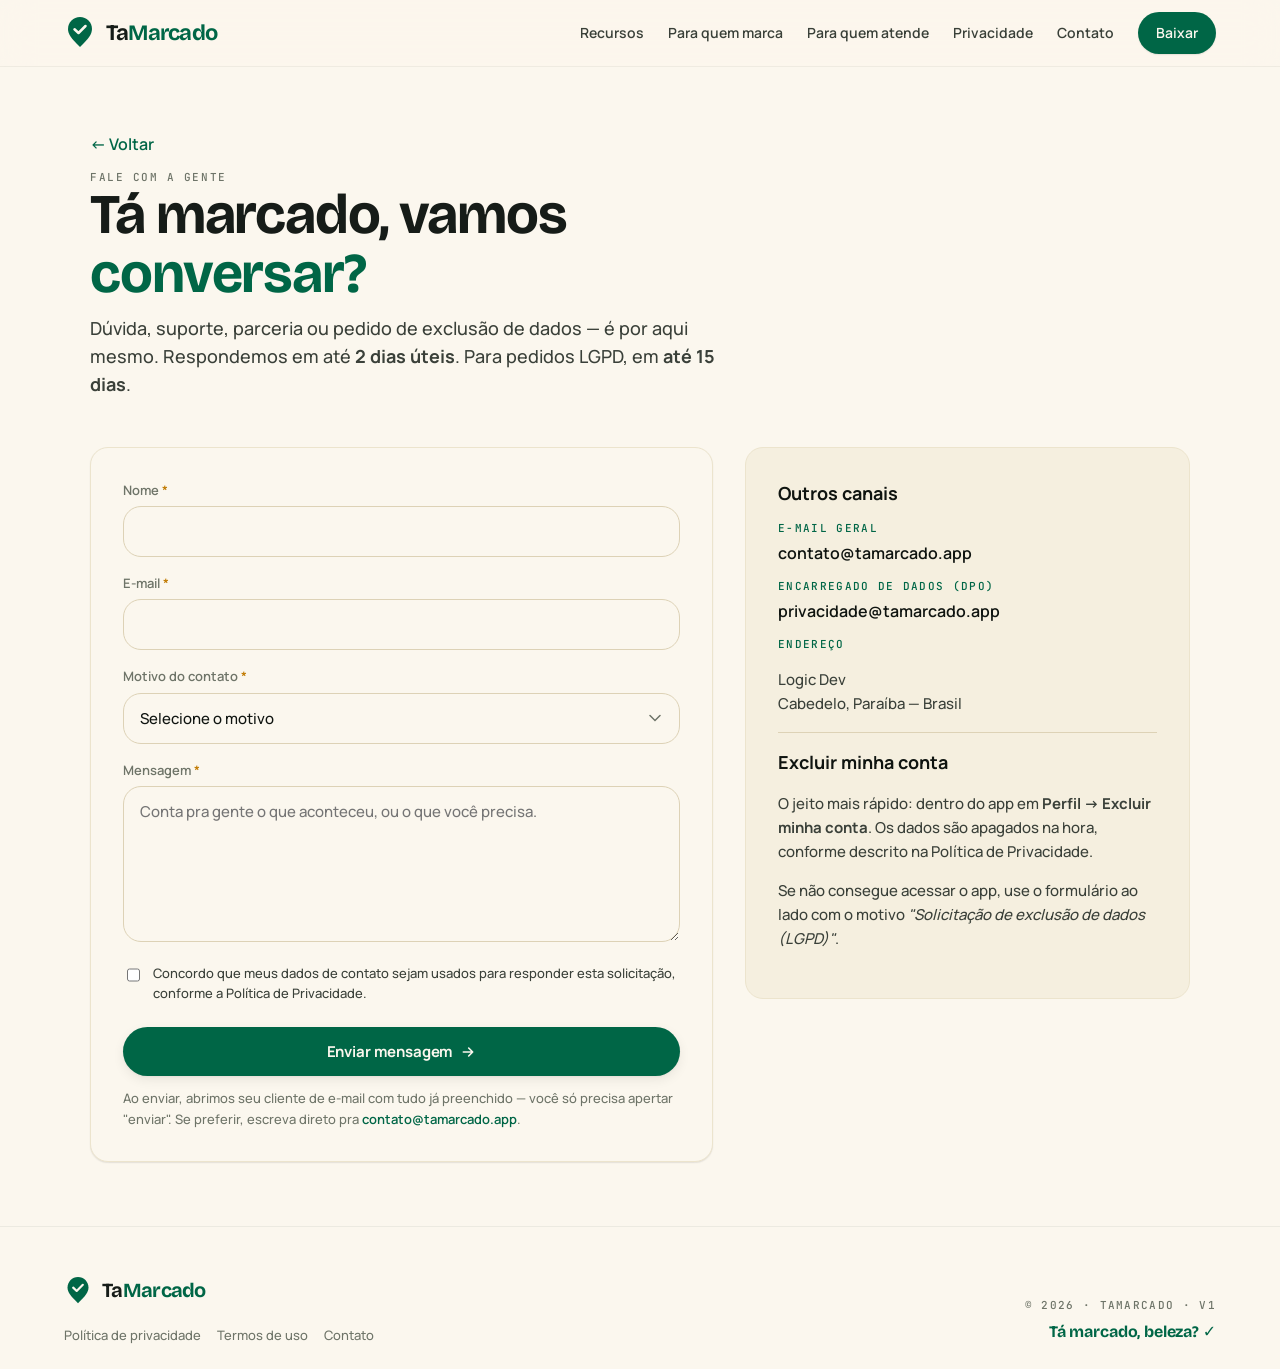
<file: contato.html>
<!doctype html>
<html lang="pt-BR">

<head>
  <meta charset="utf-8" />
  <meta name="viewport" content="width=device-width, initial-scale=1, viewport-fit=cover" />
  <meta name="theme-color" content="#FBF7EE" />
  <title>Contato — TaMarcado</title>
  <meta name="description"
    content="Fale com a equipe TaMarcado. Dúvidas, suporte, parcerias e solicitações de exclusão de dados (LGPD)." />
  <link rel="icon"
    href="data:image/svg+xml;utf8,<svg xmlns='http://www.w3.org/2000/svg' viewBox='0 0 64 70'><path d='M32 4 C18.75 4 8 14.75 8 28 C8 38 14.5 47 32 64 C49.5 47 56 38 56 28 C56 14.75 45.25 4 32 4 Z' fill='%23347758'/><path d='M21 28.5 L29 36 L43 22' stroke='%23FBF7EE' stroke-width='5' stroke-linecap='round' stroke-linejoin='round' fill='none'/></svg>" />
  <link rel="stylesheet" href="styles.css" />
</head>

<body>

  <nav class="nav">
    <div class="nav-inner">
      <a href="index.html" aria-label="TaMarcado" style="display:inline-flex;align-items:center;gap:10px;">
        <svg viewBox="0 0 64 70" width="32" height="35" fill="none" aria-hidden="true">
          <path d="M32 4 C18.75 4 8 14.75 8 28 C8 38 14.5 47 32 64 C49.5 47 56 38 56 28 C56 14.75 45.25 4 32 4 Z"
            fill="var(--tm-emerald-700)" />
          <path d="M21 28.5 L29 36 L43 22" stroke="var(--tm-cream-50)" stroke-width="5" stroke-linecap="round"
            stroke-linejoin="round" />
        </svg>
        <span class="tm-wordmark" style="font-size:22px;"><span class="ta">Ta</span><span
            class="marcado">Marcado</span></span>
      </a>

      <button class="menu-toggle" id="menuToggle">
        ☰
      </button>

      <div class="nav-links" id="navLinks">
        <a href="index.html#recursos">Recursos</a>
        <a href="index.html#cliente">Para quem marca</a>
        <a href="index.html#prestador">Para quem atende</a>
        <a href="index.html#privacidade">Privacidade</a>
        <a href="contato.html">Contato</a>
        <a href="index.html#download" class="nav-cta">Baixar</a>
      </div>

    </div>
  </nav>

  <main class="container contact-page">
    <a href="index.html" class="back-link" style="color:var(--tm-emerald-700); font-weight:600;">← Voltar</a>

    <div class="tm-cap" style="margin-top:var(--tm-s-3);">Fale com a gente</div>
    <h1>Tá marcado, vamos<br /><span style="color:var(--tm-emerald-700);">conversar?</span></h1>
    <p class="lead">
      Dúvida, suporte, parceria ou pedido de exclusão de dados — é por aqui mesmo. Respondemos em até <strong>2 dias
        úteis</strong>. Para pedidos LGPD, em <strong>até 15 dias</strong>.
    </p>

    <div class="contact-grid">
      <!-- Form -->
      <form id="contactForm" class="contact-card" novalidate>
        <div class="form-row">
          <label for="nome">Nome <span class="req">*</span></label>
          <input id="nome" name="nome" type="text" required autocomplete="name" />
        </div>

        <div class="form-row">
          <label for="email">E-mail <span class="req">*</span></label>
          <input id="email" name="email" type="email" required autocomplete="email" />
        </div>

        <div class="form-row">
          <label for="motivo">Motivo do contato <span class="req">*</span></label>
          <select id="motivo" name="motivo" required>
            <option value="">Selecione o motivo</option>
            <option value="Dúvida geral">Dúvida geral</option>
            <option value="Suporte / problema técnico">Suporte / problema técnico</option>
            <option value="Sou prestador, quero parceria">Sou prestador, quero parceria</option>
            <option value="Solicitação de exclusão de dados (LGPD)">
              Solicitação de exclusão de dados (LGPD)
            </option>
            <option value="Outros direitos do titular (LGPD)">
              Outros direitos do titular (LGPD)
            </option>
            <option value="Imprensa / parceria comercial">Imprensa / parceria comercial</option>
            <option value="Outro">Outro</option>
          </select>
        </div>

        <div class="form-row" id="lgpdNote" hidden>
          <div class="lgpd-banner">
            <strong>Sobre exclusão de dados (LGPD art. 18, VI):</strong>
            você também pode excluir sua conta direto no app, em <em>Perfil → Excluir minha conta</em>. Para outras
            solicitações (acesso, correção, portabilidade, anonimização), descreva no campo abaixo o que precisa.
          </div>
        </div>

        <div class="form-row">
          <label for="mensagem">Mensagem <span class="req">*</span></label>
          <textarea id="mensagem" name="mensagem" rows="6" required
            placeholder="Conta pra gente o que aconteceu, ou o que você precisa."></textarea>
        </div>

        <label class="consent">
          <input type="checkbox" id="consent" required />
          <span>Concordo que meus dados de contato sejam usados para responder esta solicitação, conforme a <a
              href="privacy.html">Política de Privacidade</a>.</span>
        </label>

        <div class="form-actions">
          <button type="submit" class="btn btn-primary" id="submitBtn">
            Enviar mensagem
            <svg width="16" height="16" viewBox="0 0 24 24" fill="none" stroke="currentColor" stroke-width="2.4"
              stroke-linecap="round" stroke-linejoin="round" aria-hidden="true">
              <path d="M5 12h14M13 6l6 6-6 6" />
            </svg>
          </button>
        </div>

        <p class="form-hint">
          Ao enviar, abrimos seu cliente de e-mail com tudo já preenchido — você só precisa apertar "enviar". Se
          preferir, escreva direto pra
          <a href="mailto:contato@tamarcado.app">contato@tamarcado.app</a>.
        </p>

        <div id="successMsg" class="success-msg" hidden>
          ✓ Pronto! Seu cliente de e-mail abriu com a mensagem preenchida. Se não abriu nada, copie o endereço:
          <button type="button" class="copy-btn" id="copyBtn">copiar contato@tamarcado.app</button>
        </div>
      </form>

      <!-- Side info -->
      <aside class="contact-side">
        <h3>Outros canais</h3>
        <div class="channel">
          <div class="channel-label">E-mail geral</div>
          <a href="mailto:contato@tamarcado.app">contato@tamarcado.app</a>
        </div>
        <div class="channel">
          <div class="channel-label">Encarregado de dados (DPO)</div>
          <a href="mailto:privacidade@tamarcado.app">privacidade@tamarcado.app</a>
        </div>
        <div class="channel">
          <div class="channel-label">Endereço</div>
          <p>Logic Dev<br />Cabedelo, Paraíba — Brasil</p>
        </div>

        <hr />

        <h3>Excluir minha conta</h3>
        <p>O jeito mais rápido: dentro do app em <strong>Perfil → Excluir minha conta</strong>. Os dados são apagados na
          hora, conforme descrito na <a href="privacy.html">Política de Privacidade</a>.</p>
        <p>Se não consegue acessar o app, use o formulário ao lado com o motivo <em>"Solicitação de exclusão de dados
            (LGPD)"</em>.</p>
      </aside>
    </div>
  </main>

  <footer class="footer">
    <div class="container footer-inner">
      <div>
        <a href="index.html" style="display:inline-flex;align-items:center;gap:10px;">
          <svg viewBox="0 0 64 70" width="28" height="31" fill="none" aria-hidden="true">
            <path d="M32 4 C18.75 4 8 14.75 8 28 C8 38 14.5 47 32 64 C49.5 47 56 38 56 28 C56 14.75 45.25 4 32 4 Z"
              fill="var(--tm-emerald-700)" />
            <path d="M21 28.5 L29 36 L43 22" stroke="var(--tm-cream-50)" stroke-width="5" stroke-linecap="round"
              stroke-linejoin="round" />
          </svg>
          <span class="tm-wordmark" style="font-size:20px;"><span class="ta">Ta</span><span
              class="marcado">Marcado</span></span>
        </a>
        <div class="footer-links">
          <a href="privacy.html">Política de privacidade</a>
          <a href="terms.html">Termos de uso</a>
          <a href="contato.html">Contato</a>
        </div>
      </div>
      <div style="text-align:right;">
        <div class="footer-meta">© 2026 · TaMarcado · v1</div>
        <div class="footer-signoff">Tá marcado, beleza? ✓</div>
      </div>
    </div>
  </footer>

  <!-- Submit do formulário via mailto: (sem backend).
       Quando registrarmos um endpoint próprio (Cloud Function / Formspree),
       trocar por fetch() pra esse endpoint. -->
  <script>
    (() => {
      const TARGET_EMAIL = 'contato@tamarcado.app';
      const DPO_EMAIL = 'privacidade@tamarcado.app';

      const form = document.getElementById('contactForm');
      if (!form) return;

      const motivoEl = document.getElementById('motivo');
      const lgpdNote = document.getElementById('lgpdNote');
      const submitBtn = document.getElementById('submitBtn');
      const successMsg = document.getElementById('successMsg');
      const copyBtn = document.getElementById('copyBtn');

      const isLgpd = (v) => v && v.toLowerCase().includes('lgpd');

      motivoEl.addEventListener('change', () => {
        lgpdNote.hidden = !isLgpd(motivoEl.value);
      });

      form.addEventListener('submit', (e) => {
        e.preventDefault();

        const nome = form.nome.value.trim();
        const email = form.email.value.trim();
        const motivo = motivoEl.value;
        const mensagem = form.mensagem.value.trim();
        const consent = document.getElementById('consent').checked;

        if (!nome || !email || !motivo || !mensagem || !consent) {
          form.reportValidity();
          return;
        }

        const target = isLgpd(motivo) ? DPO_EMAIL : TARGET_EMAIL;
        const subject = `[TaMarcado] ${motivo}`;
        const body =
          `Nome: ${nome}\n` +
          `E-mail: ${email}\n` +
          `Motivo: ${motivo}\n` +
          `\n` +
          `${mensagem}\n` +
          `\n` +
          `---\n` +
          `Enviado via tamarcado.app/contato`;

        const mailto =
          `mailto:${target}` +
          `?subject=${encodeURIComponent(subject)}` +
          `&body=${encodeURIComponent(body)}`;

        window.location.href = mailto;

        successMsg.hidden = false;
        submitBtn.textContent = '✓ Mensagem preparada';
        submitBtn.disabled = true;
      });

      copyBtn?.addEventListener('click', async () => {
        const target = isLgpd(motivoEl.value) ? DPO_EMAIL : TARGET_EMAIL;
        try {
          await navigator.clipboard.writeText(target);
          copyBtn.textContent = '✓ copiado!';
          setTimeout(() => { copyBtn.textContent = `copiar ${target}`; }, 2000);
        } catch (_) {
          const ta = document.createElement('textarea');
          ta.value = target;
          document.body.appendChild(ta);
          ta.select();
          document.execCommand('copy');
          document.body.removeChild(ta);
          copyBtn.textContent = '✓ copiado!';
        }
      });
    })();
  </script>

  <!-- Este script controla o funcionamento do menu mobile da navbar em celulares e tablets. -->
  <script src="menu-mobile.js"></script>

</body>

</html>
</file>
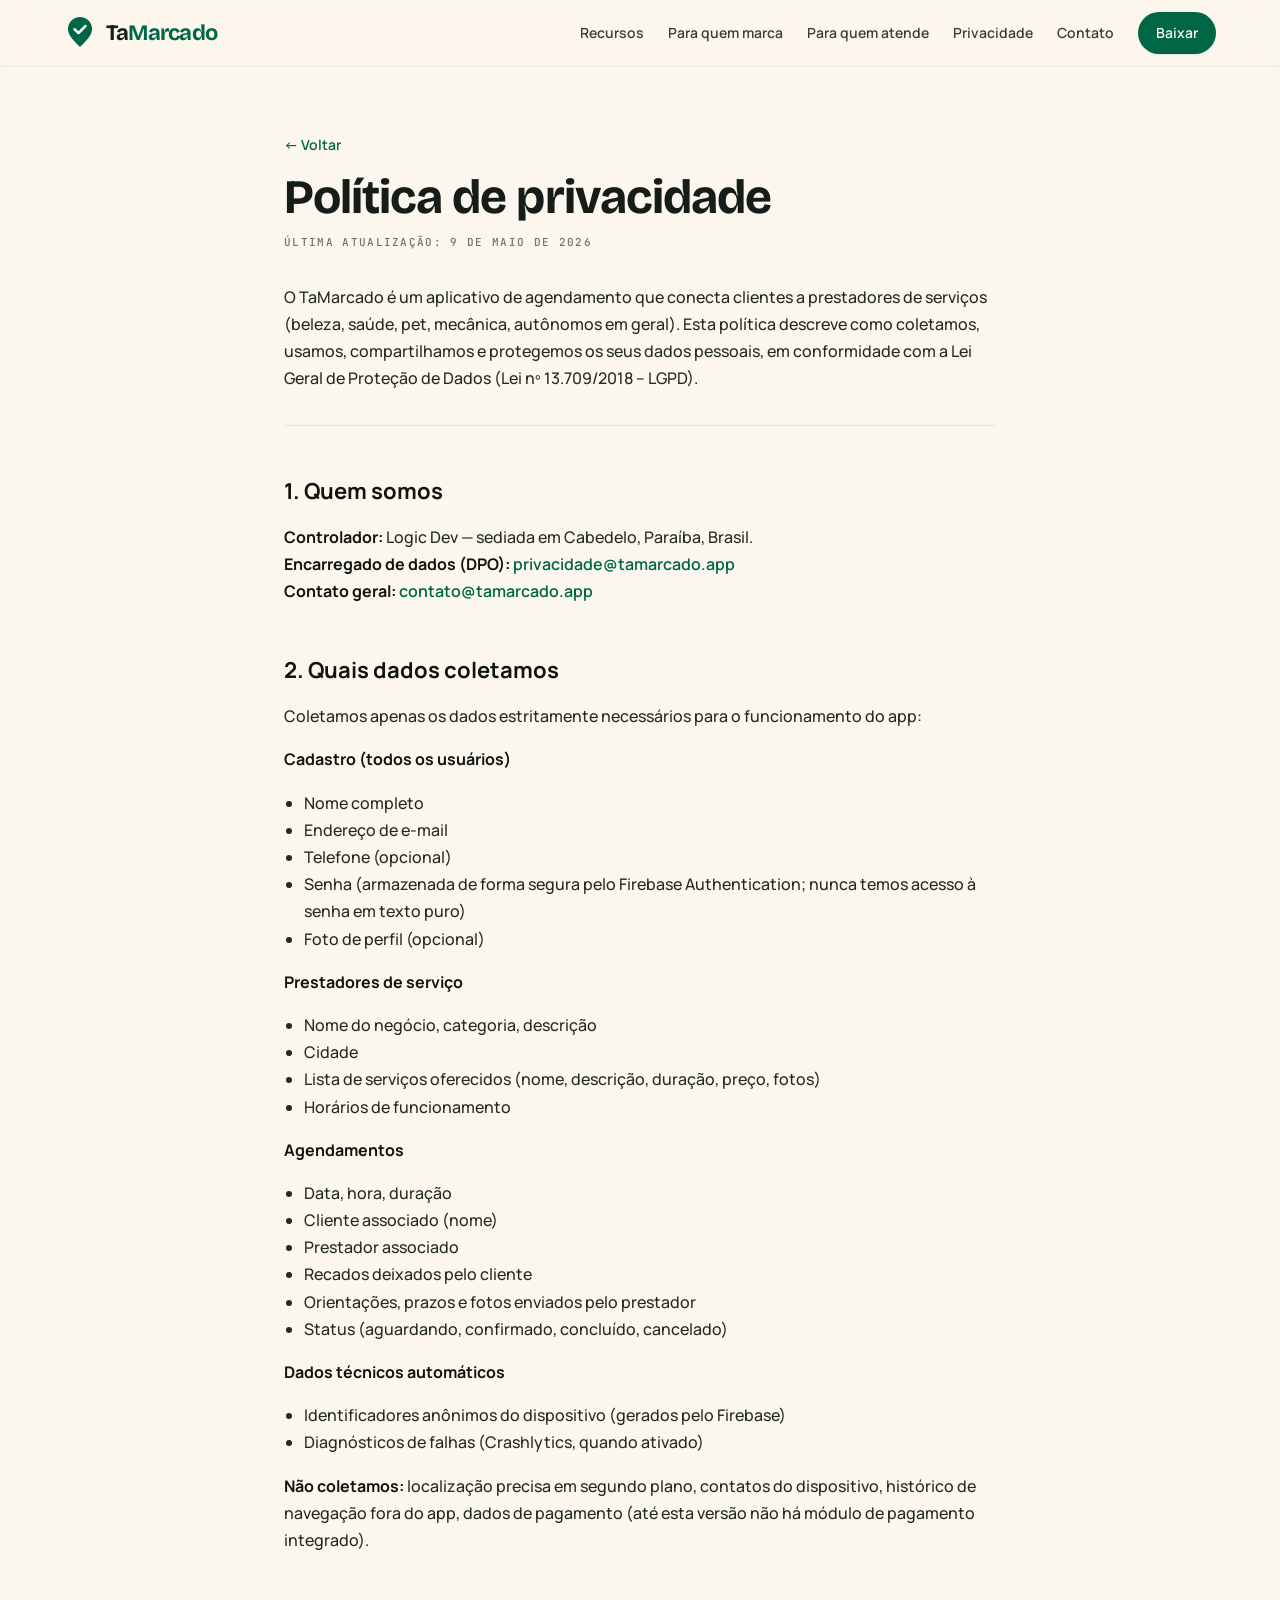
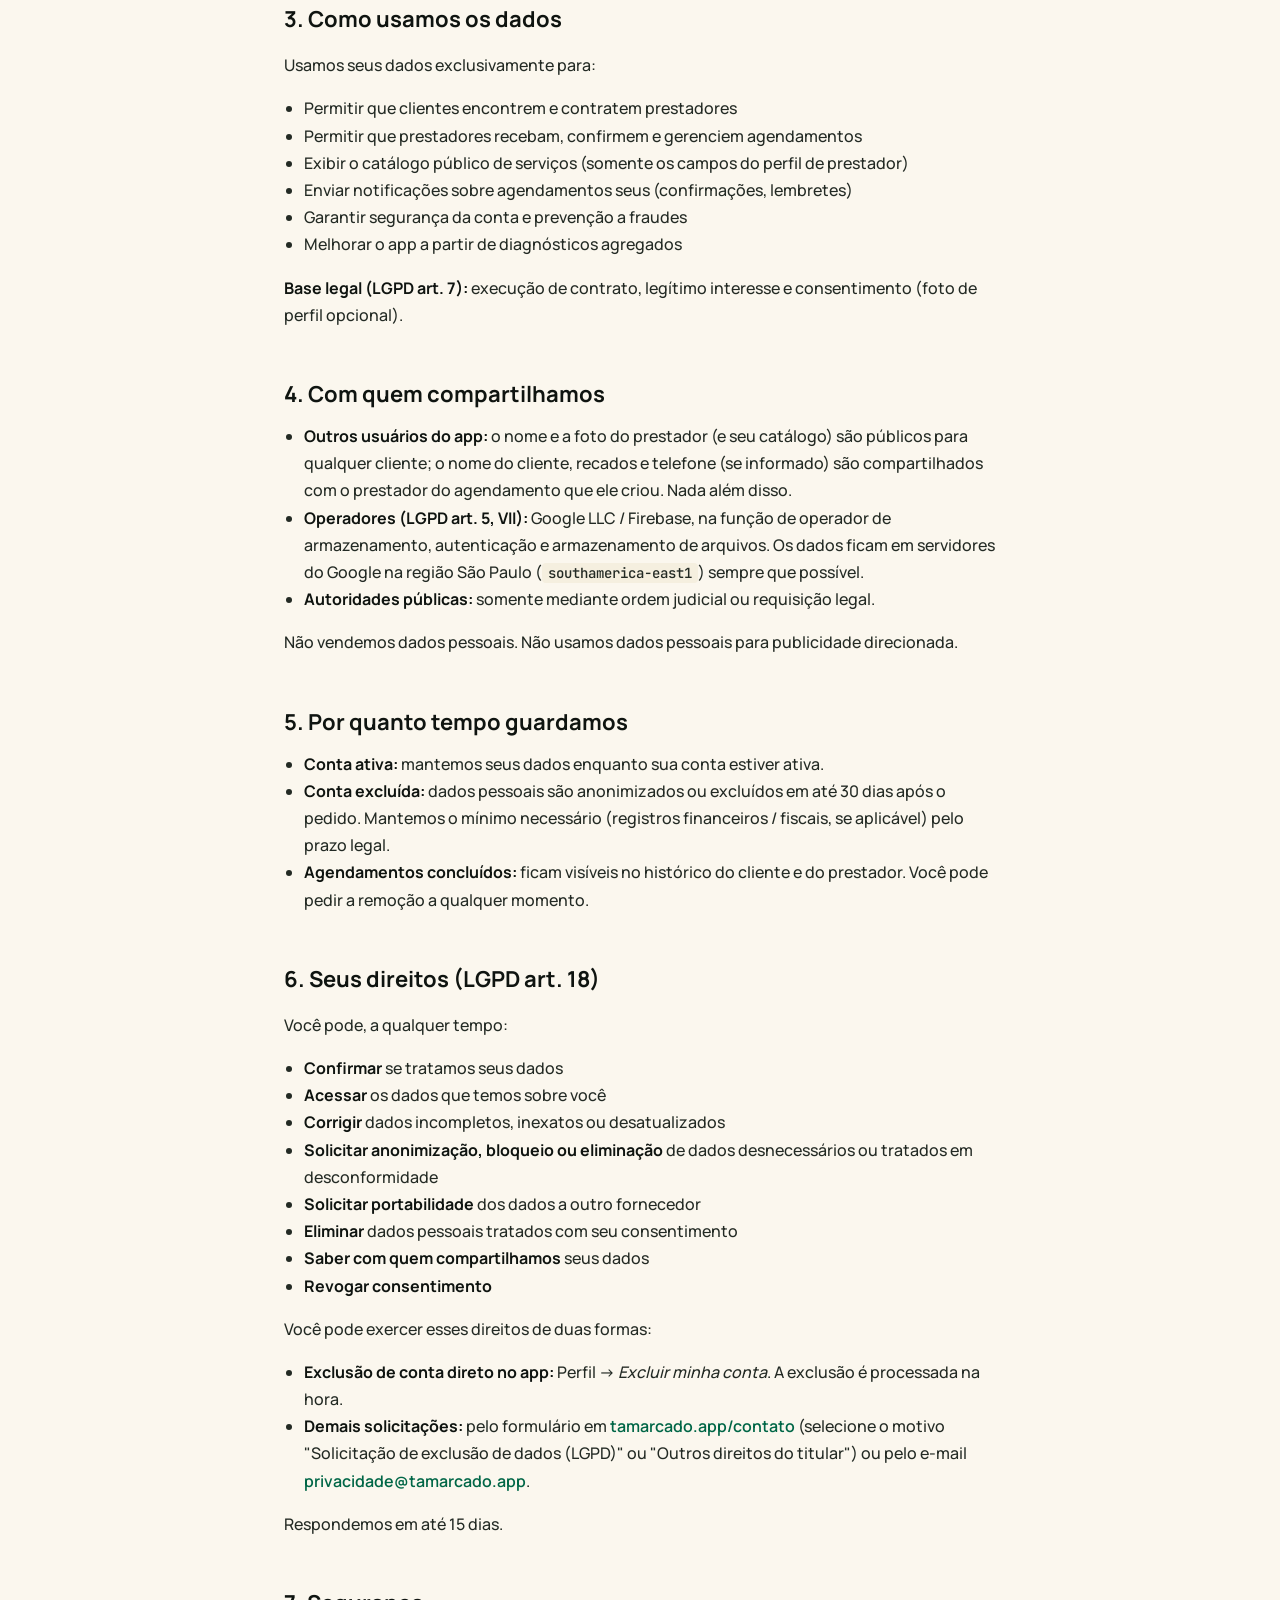
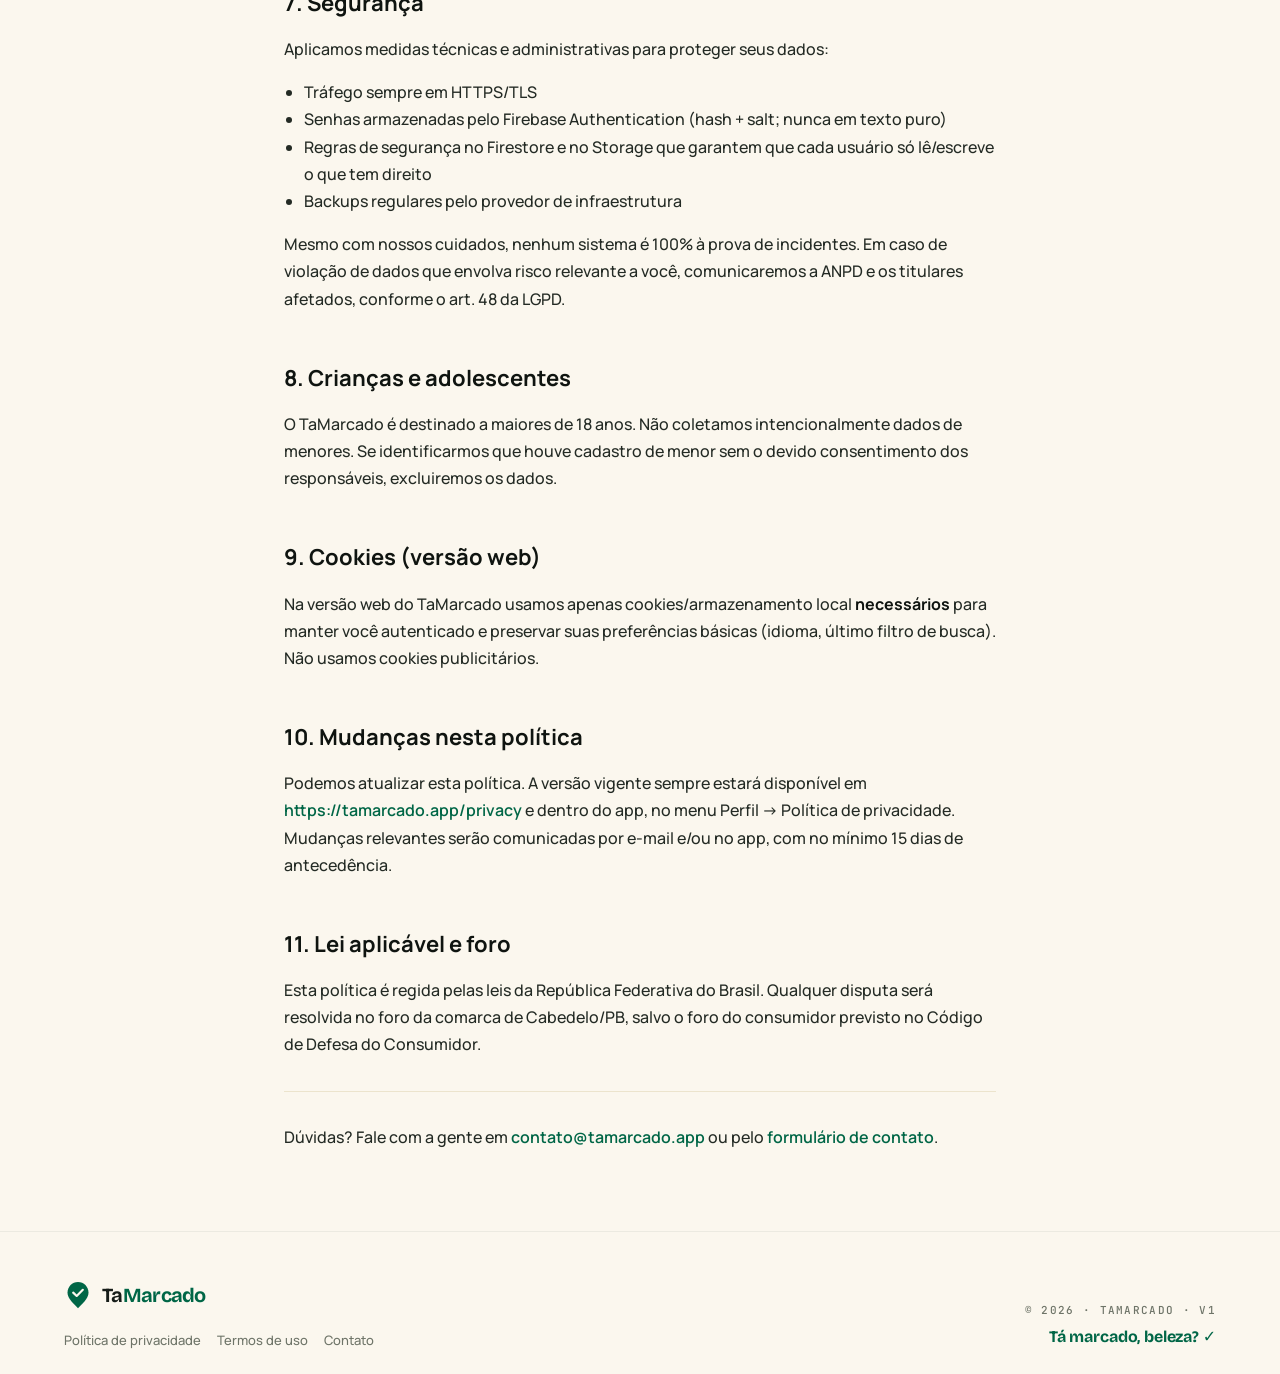
<file: privacy.html>
<!doctype html>
<html lang="pt-BR">

<head>
  <meta charset="utf-8" />
  <meta name="viewport" content="width=device-width, initial-scale=1, viewport-fit=cover" />
  <meta name="theme-color" content="#FBF7EE" />
  <title>Política de privacidade — TaMarcado</title>
  <meta name="description" content="Política de privacidade do TaMarcado, conforme a LGPD." />
  <link rel="icon"
    href="data:image/svg+xml;utf8,<svg xmlns='http://www.w3.org/2000/svg' viewBox='0 0 64 70'><path d='M32 4 C18.75 4 8 14.75 8 28 C8 38 14.5 47 32 64 C49.5 47 56 38 56 28 C56 14.75 45.25 4 32 4 Z' fill='%23347758'/><path d='M21 28.5 L29 36 L43 22' stroke='%23FBF7EE' stroke-width='5' stroke-linecap='round' stroke-linejoin='round' fill='none'/></svg>" />
  <link rel="stylesheet" href="styles.css" />
</head>

<body>

  <!-- ─────────── NAV ─────────── -->
  <nav class="nav">
    <div class="nav-inner">
      <a href="index.html" aria-label="TaMarcado" style="display:inline-flex;align-items:center;gap:10px;">
        <svg viewBox="0 0 64 70" width="32" height="35" fill="none" aria-hidden="true">
          <path d="M32 4 C18.75 4 8 14.75 8 28 C8 38 14.5 47 32 64 C49.5 47 56 38 56 28 C56 14.75 45.25 4 32 4 Z"
            fill="var(--tm-emerald-700)" />
          <path d="M21 28.5 L29 36 L43 22" stroke="var(--tm-cream-50)" stroke-width="5" stroke-linecap="round"
            stroke-linejoin="round" />
        </svg>
        <span class="tm-wordmark" style="font-size:22px;"><span class="ta">Ta</span><span
            class="marcado">Marcado</span></span>
      </a>

      <button class="menu-toggle" id="menuToggle">
        ☰
      </button>

      <div class="nav-links" id="navLinks">
        <a href="index.html#recursos">Recursos</a>
        <a href="index.html#cliente">Para quem marca</a>
        <a href="index.html#prestador">Para quem atende</a>
        <a href="index.html#privacidade">Privacidade</a>
        <a href="contato.html">Contato</a>
        <a href="index.html#download" class="nav-cta">Baixar</a>
      </div>
    </div>
  </nav>

  <main class="legal-page">
    <a href="index.html" class="back-link">← Voltar</a>

    <h1>Política de privacidade</h1>
    <p class="updated">Última atualização: 9 de maio de 2026</p>

    <p>O TaMarcado é um aplicativo de agendamento que conecta clientes a prestadores de serviços (beleza, saúde, pet,
      mecânica, autônomos em geral). Esta política descreve como coletamos, usamos, compartilhamos e protegemos os seus
      dados pessoais, em conformidade com a Lei Geral de Proteção de Dados (Lei nº 13.709/2018 – LGPD).</p>

    <hr />

    <h2>1. Quem somos</h2>
    <p><strong>Controlador:</strong> Logic Dev — sediada em Cabedelo, Paraíba, Brasil.<br />
      <strong>Encarregado de dados (DPO):</strong> <a
        href="mailto:privacidade@tamarcado.app">privacidade@tamarcado.app</a><br />
      <strong>Contato geral:</strong> <a href="mailto:contato@tamarcado.app">contato@tamarcado.app</a>
    </p>

    <h2>2. Quais dados coletamos</h2>
    <p>Coletamos apenas os dados estritamente necessários para o funcionamento do app:</p>

    <p><strong>Cadastro (todos os usuários)</strong></p>
    <ul>
      <li>Nome completo</li>
      <li>Endereço de e-mail</li>
      <li>Telefone (opcional)</li>
      <li>Senha (armazenada de forma segura pelo Firebase Authentication; nunca temos acesso à senha em texto puro)</li>
      <li>Foto de perfil (opcional)</li>
    </ul>

    <p><strong>Prestadores de serviço</strong></p>
    <ul>
      <li>Nome do negócio, categoria, descrição</li>
      <li>Cidade</li>
      <li>Lista de serviços oferecidos (nome, descrição, duração, preço, fotos)</li>
      <li>Horários de funcionamento</li>
    </ul>

    <p><strong>Agendamentos</strong></p>
    <ul>
      <li>Data, hora, duração</li>
      <li>Cliente associado (nome)</li>
      <li>Prestador associado</li>
      <li>Recados deixados pelo cliente</li>
      <li>Orientações, prazos e fotos enviados pelo prestador</li>
      <li>Status (aguardando, confirmado, concluído, cancelado)</li>
    </ul>

    <p><strong>Dados técnicos automáticos</strong></p>
    <ul>
      <li>Identificadores anônimos do dispositivo (gerados pelo Firebase)</li>
      <li>Diagnósticos de falhas (Crashlytics, quando ativado)</li>
    </ul>

    <p><strong>Não coletamos:</strong> localização precisa em segundo plano, contatos do dispositivo, histórico de
      navegação fora do app, dados de pagamento (até esta versão não há módulo de pagamento integrado).</p>

    <h2>3. Como usamos os dados</h2>
    <p>Usamos seus dados exclusivamente para:</p>
    <ul>
      <li>Permitir que clientes encontrem e contratem prestadores</li>
      <li>Permitir que prestadores recebam, confirmem e gerenciem agendamentos</li>
      <li>Exibir o catálogo público de serviços (somente os campos do perfil de prestador)</li>
      <li>Enviar notificações sobre agendamentos seus (confirmações, lembretes)</li>
      <li>Garantir segurança da conta e prevenção a fraudes</li>
      <li>Melhorar o app a partir de diagnósticos agregados</li>
    </ul>
    <p><strong>Base legal (LGPD art. 7):</strong> execução de contrato, legítimo interesse e consentimento (foto de
      perfil opcional).</p>

    <h2>4. Com quem compartilhamos</h2>
    <ul>
      <li><strong>Outros usuários do app:</strong> o nome e a foto do prestador (e seu catálogo) são públicos para
        qualquer cliente; o nome do cliente, recados e telefone (se informado) são compartilhados com o prestador do
        agendamento que ele criou. Nada além disso.</li>
      <li><strong>Operadores (LGPD art. 5, VII):</strong> Google LLC / Firebase, na função de operador de armazenamento,
        autenticação e armazenamento de arquivos. Os dados ficam em servidores do Google na região São Paulo
        (<code>southamerica-east1</code>) sempre que possível.</li>
      <li><strong>Autoridades públicas:</strong> somente mediante ordem judicial ou requisição legal.</li>
    </ul>
    <p>Não vendemos dados pessoais. Não usamos dados pessoais para publicidade direcionada.</p>

    <h2>5. Por quanto tempo guardamos</h2>
    <ul>
      <li><strong>Conta ativa:</strong> mantemos seus dados enquanto sua conta estiver ativa.</li>
      <li><strong>Conta excluída:</strong> dados pessoais são anonimizados ou excluídos em até 30 dias após o pedido.
        Mantemos o mínimo necessário (registros financeiros / fiscais, se aplicável) pelo prazo legal.</li>
      <li><strong>Agendamentos concluídos:</strong> ficam visíveis no histórico do cliente e do prestador. Você pode
        pedir a remoção a qualquer momento.</li>
    </ul>

    <h2>6. Seus direitos (LGPD art. 18)</h2>
    <p>Você pode, a qualquer tempo:</p>
    <ul>
      <li><strong>Confirmar</strong> se tratamos seus dados</li>
      <li><strong>Acessar</strong> os dados que temos sobre você</li>
      <li><strong>Corrigir</strong> dados incompletos, inexatos ou desatualizados</li>
      <li><strong>Solicitar anonimização, bloqueio ou eliminação</strong> de dados desnecessários ou tratados em
        desconformidade</li>
      <li><strong>Solicitar portabilidade</strong> dos dados a outro fornecedor</li>
      <li><strong>Eliminar</strong> dados pessoais tratados com seu consentimento</li>
      <li><strong>Saber com quem compartilhamos</strong> seus dados</li>
      <li><strong>Revogar consentimento</strong></li>
    </ul>
    <p>Você pode exercer esses direitos de duas formas:</p>
    <ul>
      <li><strong>Exclusão de conta direto no app:</strong> Perfil → <em>Excluir minha conta</em>. A exclusão é
        processada na hora.</li>
      <li><strong>Demais solicitações:</strong> pelo formulário em <a href="contato.html">tamarcado.app/contato</a>
        (selecione o motivo "Solicitação de exclusão de dados (LGPD)" ou "Outros direitos do titular") ou pelo e-mail <a
          href="mailto:privacidade@tamarcado.app">privacidade@tamarcado.app</a>.</li>
    </ul>
    <p>Respondemos em até 15 dias.</p>

    <h2>7. Segurança</h2>
    <p>Aplicamos medidas técnicas e administrativas para proteger seus dados:</p>
    <ul>
      <li>Tráfego sempre em HTTPS/TLS</li>
      <li>Senhas armazenadas pelo Firebase Authentication (hash + salt; nunca em texto puro)</li>
      <li>Regras de segurança no Firestore e no Storage que garantem que cada usuário só lê/escreve o que tem direito
      </li>
      <li>Backups regulares pelo provedor de infraestrutura</li>
    </ul>
    <p>Mesmo com nossos cuidados, nenhum sistema é 100% à prova de incidentes. Em caso de violação de dados que envolva
      risco relevante a você, comunicaremos a ANPD e os titulares afetados, conforme o art. 48 da LGPD.</p>

    <h2>8. Crianças e adolescentes</h2>
    <p>O TaMarcado é destinado a maiores de 18 anos. Não coletamos intencionalmente dados de menores. Se identificarmos
      que houve cadastro de menor sem o devido consentimento dos responsáveis, excluiremos os dados.</p>

    <h2>9. Cookies (versão web)</h2>
    <p>Na versão web do TaMarcado usamos apenas cookies/armazenamento local <strong>necessários</strong> para manter
      você autenticado e preservar suas preferências básicas (idioma, último filtro de busca). Não usamos cookies
      publicitários.</p>

    <h2>10. Mudanças nesta política</h2>
    <p>Podemos atualizar esta política. A versão vigente sempre estará disponível em <a
        href="https://tamarcado.app/privacy">https://tamarcado.app/privacy</a> e dentro do app, no menu Perfil →
      Política de privacidade. Mudanças relevantes serão comunicadas por e-mail e/ou no app, com no mínimo 15 dias de
      antecedência.</p>

    <h2>11. Lei aplicável e foro</h2>
    <p>Esta política é regida pelas leis da República Federativa do Brasil. Qualquer disputa será resolvida no foro da
      comarca de Cabedelo/PB, salvo o foro do consumidor previsto no Código de Defesa do Consumidor.</p>

    <hr />

    <p>Dúvidas? Fale com a gente em <a href="mailto:contato@tamarcado.app">contato@tamarcado.app</a> ou pelo <a
        href="contato.html">formulário de contato</a>.</p>
  </main>

  <!-- ─────────── FOOTER ─────────── -->
  <footer class="footer">
    <div class="container footer-inner">
      <div>
        <a href="index.html" style="display:inline-flex;align-items:center;gap:10px;">
          <svg viewBox="0 0 64 70" width="28" height="31" fill="none" aria-hidden="true">
            <path d="M32 4 C18.75 4 8 14.75 8 28 C8 38 14.5 47 32 64 C49.5 47 56 38 56 28 C56 14.75 45.25 4 32 4 Z"
              fill="var(--tm-emerald-700)" />
            <path d="M21 28.5 L29 36 L43 22" stroke="var(--tm-cream-50)" stroke-width="5" stroke-linecap="round"
              stroke-linejoin="round" />
          </svg>
          <span class="tm-wordmark" style="font-size:20px;"><span class="ta">Ta</span><span
              class="marcado">Marcado</span></span>
        </a>
        <div class="footer-links">
          <a href="privacy.html">Política de privacidade</a>
          <a href="terms.html">Termos de uso</a>
          <a href="contato.html">Contato</a>
        </div>
      </div>
      <div style="text-align:right;">
        <div class="footer-meta">© 2026 · TaMarcado · v1</div>
        <div class="footer-signoff">Tá marcado, beleza? ✓</div>
      </div>
    </div>
  </footer>

  <!-- Este script controla o funcionamento do menu mobile da navbar em celulares e tablets. -->
  <script src="menu-mobile.js"></script>

</body>

</html>
</file>
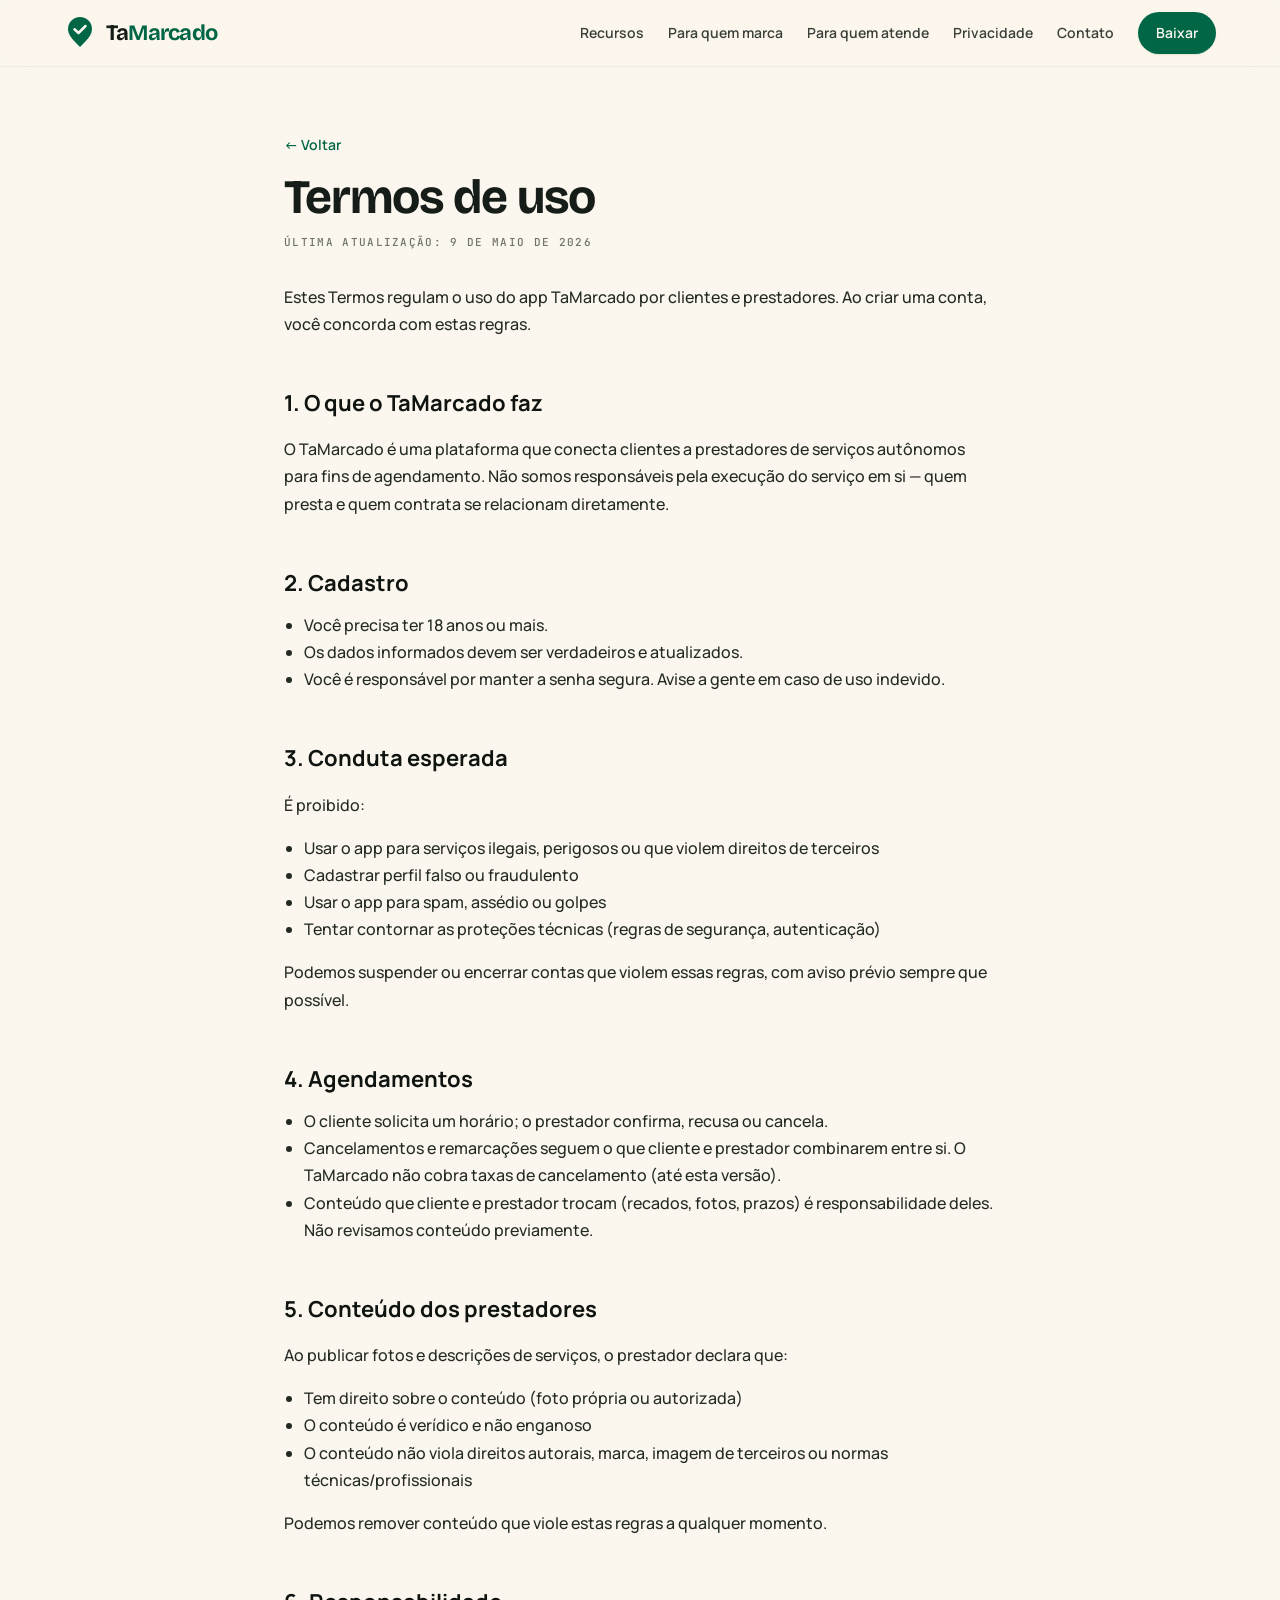
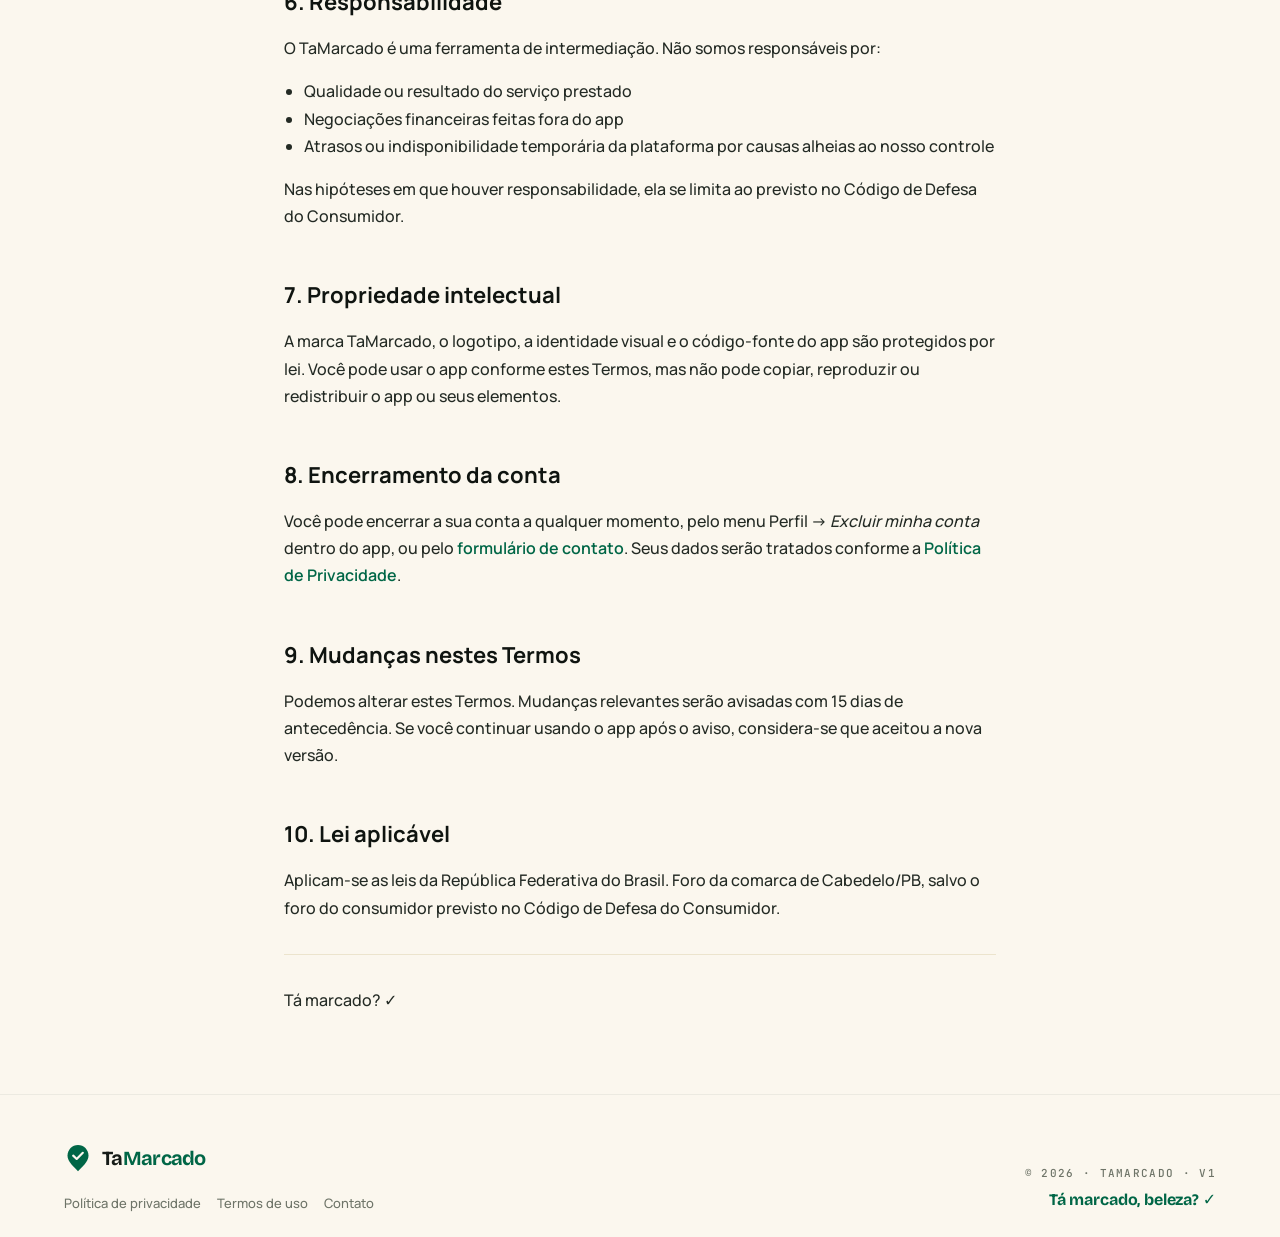
<file: terms.html>
<!doctype html>
<html lang="pt-BR">

<head>
  <meta charset="utf-8" />
  <meta name="viewport" content="width=device-width, initial-scale=1, viewport-fit=cover" />
  <meta name="theme-color" content="#FBF7EE" />
  <title>Termos de uso — TaMarcado</title>
  <meta name="description" content="Termos de uso do TaMarcado." />
  <link rel="icon"
    href="data:image/svg+xml;utf8,<svg xmlns='http://www.w3.org/2000/svg' viewBox='0 0 64 70'><path d='M32 4 C18.75 4 8 14.75 8 28 C8 38 14.5 47 32 64 C49.5 47 56 38 56 28 C56 14.75 45.25 4 32 4 Z' fill='%23347758'/><path d='M21 28.5 L29 36 L43 22' stroke='%23FBF7EE' stroke-width='5' stroke-linecap='round' stroke-linejoin='round' fill='none'/></svg>" />
  <link rel="stylesheet" href="styles.css" />
</head>

<body>

  <nav class="nav">
    <div class="nav-inner">
      <a href="index.html" aria-label="TaMarcado" style="display:inline-flex;align-items:center;gap:10px;">
        <svg viewBox="0 0 64 70" width="32" height="35" fill="none" aria-hidden="true">
          <path d="M32 4 C18.75 4 8 14.75 8 28 C8 38 14.5 47 32 64 C49.5 47 56 38 56 28 C56 14.75 45.25 4 32 4 Z"
            fill="var(--tm-emerald-700)" />
          <path d="M21 28.5 L29 36 L43 22" stroke="var(--tm-cream-50)" stroke-width="5" stroke-linecap="round"
            stroke-linejoin="round" />
        </svg>
        <span class="tm-wordmark" style="font-size:22px;"><span class="ta">Ta</span><span
            class="marcado">Marcado</span></span>
      </a>

      <button class="menu-toggle" id="menuToggle">
        ☰
      </button>

      <div class="nav-links" id="navLinks">
        <a href="index.html#recursos">Recursos</a>
        <a href="index.html#cliente">Para quem marca</a>
        <a href="index.html#prestador">Para quem atende</a>
        <a href="index.html#privacidade">Privacidade</a>
        <a href="contato.html">Contato</a>
        <a href="index.html#download" class="nav-cta">Baixar</a>
      </div>
    </div>
  </nav>

  <main class="legal-page">
    <a href="index.html" class="back-link">← Voltar</a>

    <h1>Termos de uso</h1>
    <p class="updated">Última atualização: 9 de maio de 2026</p>

    <p>Estes Termos regulam o uso do app TaMarcado por clientes e prestadores. Ao criar uma conta, você concorda com
      estas regras.</p>

    <h2>1. O que o TaMarcado faz</h2>
    <p>O TaMarcado é uma plataforma que conecta clientes a prestadores de serviços autônomos para fins de agendamento.
      Não somos responsáveis pela execução do serviço em si — quem presta e quem contrata se relacionam diretamente.</p>

    <h2>2. Cadastro</h2>
    <ul>
      <li>Você precisa ter 18 anos ou mais.</li>
      <li>Os dados informados devem ser verdadeiros e atualizados.</li>
      <li>Você é responsável por manter a senha segura. Avise a gente em caso de uso indevido.</li>
    </ul>

    <h2>3. Conduta esperada</h2>
    <p>É proibido:</p>
    <ul>
      <li>Usar o app para serviços ilegais, perigosos ou que violem direitos de terceiros</li>
      <li>Cadastrar perfil falso ou fraudulento</li>
      <li>Usar o app para spam, assédio ou golpes</li>
      <li>Tentar contornar as proteções técnicas (regras de segurança, autenticação)</li>
    </ul>
    <p>Podemos suspender ou encerrar contas que violem essas regras, com aviso prévio sempre que possível.</p>

    <h2>4. Agendamentos</h2>
    <ul>
      <li>O cliente solicita um horário; o prestador confirma, recusa ou cancela.</li>
      <li>Cancelamentos e remarcações seguem o que cliente e prestador combinarem entre si. O TaMarcado não cobra taxas
        de cancelamento (até esta versão).</li>
      <li>Conteúdo que cliente e prestador trocam (recados, fotos, prazos) é responsabilidade deles. Não revisamos
        conteúdo previamente.</li>
    </ul>

    <h2>5. Conteúdo dos prestadores</h2>
    <p>Ao publicar fotos e descrições de serviços, o prestador declara que:</p>
    <ul>
      <li>Tem direito sobre o conteúdo (foto própria ou autorizada)</li>
      <li>O conteúdo é verídico e não enganoso</li>
      <li>O conteúdo não viola direitos autorais, marca, imagem de terceiros ou normas técnicas/profissionais</li>
    </ul>
    <p>Podemos remover conteúdo que viole estas regras a qualquer momento.</p>

    <h2>6. Responsabilidade</h2>
    <p>O TaMarcado é uma ferramenta de intermediação. Não somos responsáveis por:</p>
    <ul>
      <li>Qualidade ou resultado do serviço prestado</li>
      <li>Negociações financeiras feitas fora do app</li>
      <li>Atrasos ou indisponibilidade temporária da plataforma por causas alheias ao nosso controle</li>
    </ul>
    <p>Nas hipóteses em que houver responsabilidade, ela se limita ao previsto no Código de Defesa do Consumidor.</p>

    <h2>7. Propriedade intelectual</h2>
    <p>A marca TaMarcado, o logotipo, a identidade visual e o código-fonte do app são protegidos por lei. Você pode usar
      o app conforme estes Termos, mas não pode copiar, reproduzir ou redistribuir o app ou seus elementos.</p>

    <h2>8. Encerramento da conta</h2>
    <p>Você pode encerrar a sua conta a qualquer momento, pelo menu Perfil → <em>Excluir minha conta</em> dentro do app,
      ou pelo <a href="contato.html">formulário de contato</a>. Seus dados serão tratados conforme a <a
        href="privacy.html">Política de Privacidade</a>.</p>

    <h2>9. Mudanças nestes Termos</h2>
    <p>Podemos alterar estes Termos. Mudanças relevantes serão avisadas com 15 dias de antecedência. Se você continuar
      usando o app após o aviso, considera-se que aceitou a nova versão.</p>

    <h2>10. Lei aplicável</h2>
    <p>Aplicam-se as leis da República Federativa do Brasil. Foro da comarca de Cabedelo/PB, salvo o foro do consumidor
      previsto no Código de Defesa do Consumidor.</p>

    <hr />

    <p>Tá marcado? ✓</p>
  </main>

  <footer class="footer">
    <div class="container footer-inner">
      <div>
        <a href="index.html" style="display:inline-flex;align-items:center;gap:10px;">
          <svg viewBox="0 0 64 70" width="28" height="31" fill="none" aria-hidden="true">
            <path d="M32 4 C18.75 4 8 14.75 8 28 C8 38 14.5 47 32 64 C49.5 47 56 38 56 28 C56 14.75 45.25 4 32 4 Z"
              fill="var(--tm-emerald-700)" />
            <path d="M21 28.5 L29 36 L43 22" stroke="var(--tm-cream-50)" stroke-width="5" stroke-linecap="round"
              stroke-linejoin="round" />
          </svg>
          <span class="tm-wordmark" style="font-size:20px;"><span class="ta">Ta</span><span
              class="marcado">Marcado</span></span>
        </a>
        <div class="footer-links">
          <a href="privacy.html">Política de privacidade</a>
          <a href="terms.html">Termos de uso</a>
          <a href="contato.html">Contato</a>
        </div>
      </div>
      <div style="text-align:right;">
        <div class="footer-meta">© 2026 · TaMarcado · v1</div>
        <div class="footer-signoff">Tá marcado, beleza? ✓</div>
      </div>
    </div>
  </footer>

  <!-- Este script controla o funcionamento do menu mobile da navbar em celulares e tablets. -->
  <script src="menu-mobile.js"></script>

</body>

</html>
</file>
<file: styles.css>
/* ──────────────────────────────────────────────────────────────
   TaMarcado — Landing page
   Tokens fiéis ao designer/brand.css (V1 · Maio 2026)
   Otimizado para Responsividade Total
   ────────────────────────────────────────────────────────────── */

@import url("https://fonts.googleapis.com/css2?family=Bricolage+Grotesque:opsz,wght@12..96,400;12..96,500;12..96,600;12..96,700;12..96,800&family=Manrope:wght@400;500;600;700;800&family=JetBrains+Mono:wght@400;500;600&display=swap");

:root {
  /* Brand */
  --tm-emerald-900: oklch(28% 0.06 164);
  --tm-emerald-800: oklch(36% 0.08 164);
  --tm-emerald-700: oklch(45% 0.1 164);
  --tm-emerald-600: oklch(52% 0.11 164);
  --tm-emerald-500: oklch(60% 0.12 164);
  --tm-emerald-400: oklch(72% 0.1 164);
  --tm-emerald-200: oklch(88% 0.05 164);
  --tm-emerald-100: oklch(94% 0.03 164);
  --tm-emerald-50: oklch(97% 0.015 164);

  /* Cream */
  --tm-cream-50: #fbf7ee;
  --tm-cream-100: #f5efdf;
  --tm-cream-200: #ece4cd;
  --tm-cream-300: #ddd2b6;

  /* Ink */
  --tm-ink-950: #0f1410;
  --tm-ink-900: #161c18;
  --tm-ink-800: #232a24;
  --tm-ink-700: #3a4039;
  --tm-ink-500: #6e7468;
  --tm-ink-400: #8a8f86;
  --tm-ink-300: #acb1a8;
  --tm-ink-200: #cbd0c7;

  /* Saffron */
  --tm-saffron-600: oklch(64% 0.14 70);
  --tm-saffron-500: oklch(74% 0.15 70);
  --tm-saffron-300: oklch(86% 0.1 70);
  --tm-saffron-100: oklch(94% 0.04 70);

  /* Tipografia */
  --tm-font-display: "Bricolage Grotesque", system-ui, sans-serif;
  --tm-font-text: "Manrope", system-ui, sans-serif;
  --tm-font-mono: "JetBrains Mono", ui-monospace, monospace;

  /* Radius */
  --tm-radius-xs: 4px;
  --tm-radius-sm: 8px;
  --tm-radius-md: 12px;
  --tm-radius-lg: 18px;
  --tm-radius-xl: 24px;
  --tm-radius-2xl: 32px;
  --tm-radius-full: 999px;

  /* Spacing 4-px base */
  --tm-s-1: 4px;
  --tm-s-2: 8px;
  --tm-s-3: 12px;
  --tm-s-4: 16px;
  --tm-s-5: 24px;
  --tm-s-6: 32px;
  --tm-s-7: 48px;
  --tm-s-8: 64px;

  /* Shadow */
  --tm-elev-1:
    0 1px 2px rgba(15, 20, 16, 0.06), 0 1px 1px rgba(15, 20, 16, 0.04);
  --tm-elev-2:
    0 4px 12px rgba(15, 20, 16, 0.07), 0 1px 2px rgba(15, 20, 16, 0.04);
  --tm-elev-3:
    0 12px 28px rgba(15, 20, 16, 0.1), 0 2px 6px rgba(15, 20, 16, 0.06);
}

/* ────────── Reset ────────── */
*,
*::before,
*::after {
  box-sizing: border-box;
}
html {
  scroll-behavior: smooth;
  -webkit-font-smoothing: antialiased;
  -moz-osx-font-smoothing: grayscale;
  overflow-x: hidden; /* Evita scroll horizontal acidental */
}
body {
  margin: 0;
  font-family: var(--tm-font-text);
  font-weight: 500;
  color: var(--tm-ink-900);
  background: var(--tm-cream-50);
  line-height: 1.55;
  overflow-x: hidden; /* Evita scroll horizontal acidental */
  padding-top: 84px;
}
a {
  color: inherit;
  text-decoration: none;
}
button {
  font-family: inherit;
  cursor: pointer;
  border: none;
}
img,
svg {
  display: block;
  max-width: 100%;
  height: auto;
}

/* ────────── Typography utilities ────────── */
.tm-display {
  font-family: var(--tm-font-display);
  letter-spacing: -0.02em;
  line-height: 1.05;
}
.tm-mono {
  font-family: var(--tm-font-mono);
}
.tm-cap {
  font-family: var(--tm-font-mono);
  font-size: 11px;
  text-transform: uppercase;
  letter-spacing: 0.14em;
  color: var(--tm-ink-500);
  margin-top: 50px;
}
.tm-wordmark {
  font-family: var(--tm-font-display);
  font-weight: 700;
  letter-spacing: -0.035em;
  line-height: 1;
  display: inline-flex;
  align-items: baseline;
}
.tm-wordmark .ta {
  color: var(--tm-ink-900);
}
.tm-wordmark .marcado {
  color: var(--tm-emerald-700);
}

/* ────────── Layout ────────── */
.container {
  width: 100%;
  max-width: 1200px;
  margin: 0 auto;
  padding: 0 var(--tm-s-5);
}

section {
  padding: clamp(var(--tm-s-6), 8vw, var(--tm-s-8)) 0;
}
section.tight {
  padding: clamp(var(--tm-s-5), 6vw, var(--tm-s-7)) 0;
}

.section-head {
  max-width: 720px;
  margin: 0 auto clamp(var(--tm-s-5), 6vw, var(--tm-s-7));
  text-align: center;
}
.section-head .tm-cap {
  color: var(--tm-emerald-700);
}
.section-head h2 {
  font-family: var(--tm-font-display);
  font-weight: 800;
  font-size: clamp(32px, 4.5vw, 52px);
  line-height: 1.02;
  letter-spacing: -0.025em;
  margin: var(--tm-s-3) 0 var(--tm-s-4);
  text-wrap: balance;
}
.section-head p {
  font-size: clamp(15px, 2vw, 17px);
  color: var(--tm-ink-700);
  margin: 0;
  text-wrap: pretty;
}

/* ────────── Navbar ────────── */

.nav {
  position: fixed;
  top: 0;
  left: 0;
  width: 100%;
  z-index: 1000;
  background: rgba(251, 247, 238, 0.78);
  backdrop-filter: saturate(140%) blur(16px);
  -webkit-backdrop-filter: saturate(140%) blur(16px);
  border-bottom: 1px solid rgba(15, 20, 16, 0.05);
}

.nav-inner {
  display: flex;
  align-items: center;
  justify-content: space-between;
  padding: var(--tm-s-3) var(--tm-s-5);
  max-width: 1200px;
  margin: 0 auto;
  position: relative;
}

.nav-links {
  display: flex;
  gap: var(--tm-s-5);
  align-items: center;
}

.nav-links a {
  font-size: 14px;
  font-weight: 600;
  color: var(--tm-ink-700);
  transition:
    color 120ms ease,
    background 120ms ease;
}

.nav-links a:hover {
  color: var(--tm-emerald-700);
}

.nav-links a:hover {
  color: var(--tm-emerald-700);
}
.nav-cta {
  background: var(--tm-emerald-700);
  color: var(--tm-cream-50) !important;
  padding: 10px 18px;
  border-radius: var(--tm-radius-full);
  font-weight: 700;
  font-size: 14px;
  box-shadow: var(--tm-elev-1);
  transition:
    transform 120ms ease,
    box-shadow 120ms ease;
  white-space: nowrap;
}
.nav-cta:hover {
  transform: translateY(-1px);
  background: var(--tm-emerald-800);
  color: var(--tm-cream-50) !important;
  box-shadow: var(--tm-elev-2);
}

/* botão hamburger */

.menu-toggle {
  display: none;
  background: var(--tm-emerald-700);
  color: var(--tm-cream-50);
  width: 44px;
  height: 44px;
  border-radius: 12px;
  font-size: 24px;
  font-weight: bold;
  align-items: center;
  justify-content: center;
  box-shadow: var(--tm-elev-1);
  transition:
    transform 140ms ease,
    background 140ms ease;
}

.menu-toggle:hover {
  background: var(--tm-emerald-800);
  transform: scale(1.03);
}

/* MOBILE */

@media (max-width: 860px) {
  .menu-toggle {
    display: flex;
  }

  .nav-links {
    position: absolute;
    top: 72px;
    right: 0;
    width: 260px;
    background: var(--tm-cream-50);
    border-radius: 18px;
    padding: 16px;
    border: 1px solid rgba(15, 20, 16, 0.08);
    box-shadow: var(--tm-elev-3);
    display: none;
    flex-direction: column;
    align-items: stretch;
    gap: 10px;
    z-index: 999;
  }

  .nav-links.active {
    display: flex;
  }

  .nav-links a {
    display: block;
    width: 100%;
    padding: 12px 14px;
    border-radius: 12px;
    font-size: 15px;
  }

  .nav-links a:hover {
    background: var(--tm-cream-100);
    color: var(--tm-emerald-700);
  }

  .nav-links .nav-cta {
    text-align: center;
    justify-content: center;
    color: var(--tm-cream-50) !important;
  }

  .nav-links .nav-cta:hover {
    background: var(--tm-emerald-800);
    color: var(--tm-cream-50) !important;
  }
}

/* celulares */

@media (max-width: 480px) {
  .nav-inner {
    padding: var(--tm-s-2) var(--tm-s-4);
  }

  .tm-wordmark {
    font-size: 18px !important;
  }

  .nav-links {
    width: calc(100vw - 32px);
    right: 16px;
  }
}

/* ────────── Hero ────────── */
.hero {
  position: relative;
  padding: clamp(var(--tm-s-6), 10vw, var(--tm-s-8)) 0
    clamp(var(--tm-s-5), 8vw, var(--tm-s-7));
  overflow: hidden;
}
.hero::before {
  content: "";
  position: absolute;
  top: -180px;
  right: -160px;
  width: clamp(300px, 50vw, 520px);
  height: clamp(300px, 50vw, 520px);
  background: radial-gradient(circle, var(--tm-emerald-100), transparent 65%);
  border-radius: 50%;
  pointer-events: none;
}
.hero::after {
  content: "";
  position: absolute;
  bottom: -120px;
  left: -100px;
  width: clamp(200px, 40vw, 360px);
  height: clamp(200px, 40vw, 360px);
  background: radial-gradient(circle, var(--tm-saffron-100), transparent 65%);
  border-radius: 50%;
  pointer-events: none;
}
.hero-grid {
  display: grid;
  grid-template-columns: 1.1fr 0.9fr;
  gap: var(--tm-s-7);
  align-items: center;
  position: relative;
  z-index: 1;
}
.hero h1 {
  font-family: var(--tm-font-display);
  font-weight: 800;
  font-size: clamp(42px, 7vw, 88px);
  line-height: 0.95;
  letter-spacing: -0.03em;
  margin: var(--tm-s-4) 0 var(--tm-s-5);
  text-wrap: balance;
}
.hero h1 .accent {
  color: var(--tm-emerald-700);
}
.hero p.lead {
  font-size: clamp(17px, 2.5vw, 19px);
  color: var(--tm-ink-700);
  max-width: 520px;
  margin: 0 0 var(--tm-s-6);
  text-wrap: pretty;
}
.hero-ctas {
  display: flex;
  gap: var(--tm-s-3);
  flex-wrap: wrap;
}
.hero-meta {
  margin-top: var(--tm-s-6);
  display: flex;
  gap: var(--tm-s-5);
  flex-wrap: wrap;
}
.hero-meta .item {
  display: flex;
  align-items: center;
  gap: 8px;
  font-size: 13px;
  color: var(--tm-ink-500);
  font-weight: 600;
}
.hero-meta .dot {
  width: 6px;
  height: 6px;
  border-radius: 50%;
  background: var(--tm-emerald-600);
}

/* Buttons */
.btn {
  display: inline-flex;
  align-items: center;
  justify-content: center;
  gap: 8px;
  padding: 14px 22px;
  border-radius: var(--tm-radius-full);
  font-weight: 700;
  font-size: 15px;
  letter-spacing: -0.005em;
  transition:
    transform 140ms ease,
    box-shadow 140ms ease,
    background 140ms ease;
  white-space: nowrap;
  min-height: 48px; /* Melhor para toque */
}
.btn-primary {
  background: var(--tm-emerald-700);
  color: var(--tm-cream-50);
  box-shadow: var(--tm-elev-2);
}
.btn-primary:hover {
  background: var(--tm-emerald-800);
  transform: translateY(-1px);
  box-shadow: var(--tm-elev-3);
}
.btn-secondary {
  background: var(--tm-cream-50);
  color: var(--tm-ink-900);
  border: 1.5px solid var(--tm-ink-200);
}
.btn-secondary:hover {
  border-color: var(--tm-ink-700);
  transform: translateY(-1px);
}
.btn-accent {
  background: var(--tm-saffron-500);
  color: var(--tm-ink-900);
  box-shadow: var(--tm-elev-2);
}
.btn-accent:hover {
  background: var(--tm-saffron-600);
  transform: translateY(-1px);
}
.btn-ghost {
  background: transparent;
  color: var(--tm-emerald-700);
  padding: 10px 14px;
}
.btn-ghost:hover {
  color: var(--tm-emerald-800);
}

/* Hero phone */
.hero-phone {
  justify-self: center;
  position: relative;
  width: 100%;
  max-width: 340px;
}
.hero-phone-bg {
  position: absolute;
  inset: -28px;
  background: linear-gradient(
    160deg,
    var(--tm-emerald-100),
    var(--tm-cream-200)
  );
  border-radius: var(--tm-radius-2xl);
  z-index: -1;
}

@media (max-width: 940px) {
  .hero-grid {
    grid-template-columns: 1fr;
    text-align: center;
  }
  .hero h1 {
    margin-left: auto;
    margin-right: auto;
  }
  .hero p.lead {
    margin-left: auto;
    margin-right: auto;
  }
  .hero-ctas {
    justify-content: center;
  }
  .hero-meta {
    justify-content: center;
  }
  .hero-phone {
    margin-top: var(--tm-s-7);
  }
}

/* ────────── Phone mockup ────────── */
.phone {
  width: 100%;
  aspect-ratio: 300 / 620;
  max-width: 300px;
  margin: 0 auto;
  border-radius: 36px;
  background: var(--tm-ink-950);
  padding: 8px;
  box-shadow: 0 24px 60px rgba(15, 20, 16, 0.18);
  position: relative;
}
.phone-screen {
  width: 100%;
  height: 100%;
  border-radius: 28px;
  background: var(--tm-cream-100);
  overflow: hidden;
  position: relative;
  display: flex;
  flex-direction: column;
}
.phone-statusbar {
  height: 32px;
  padding: 8px 22px;
  display: flex;
  align-items: center;
  justify-content: space-between;
  font-size: 11px;
  font-weight: 700;
  color: var(--tm-ink-900);
  position: relative;
}
.phone-notch {
  position: absolute;
  left: 50%;
  top: 6px;
  transform: translateX(-50%);
  width: 78px;
  height: 22px;
  background: var(--tm-ink-950);
  border-radius: 12px;
}

/* Cliente screen */
.scr-header {
  padding: 6px 18px 10px;
}
.scr-row {
  display: flex;
  align-items: center;
  justify-content: space-between;
}
.scr-greet {
  font-size: 11px;
  color: var(--tm-ink-500);
}
.scr-title {
  font-family: var(--tm-font-display);
  font-size: 18px;
  font-weight: 700;
  color: var(--tm-ink-900);
}
.avatar {
  width: 32px;
  height: 32px;
  border-radius: 50%;
  background: var(--tm-emerald-700);
  color: var(--tm-cream-50);
  display: flex;
  align-items: center;
  justify-content: center;
  font-size: 11px;
  font-weight: 700;
}
.scr-search {
  margin-top: 12px;
  background: var(--tm-cream-50);
  border-radius: 12px;
  padding: 10px 14px;
  display: flex;
  align-items: center;
  gap: 10px;
  color: var(--tm-ink-400);
  font-size: 12px;
  border: 1px solid rgba(15, 20, 16, 0.05);
}
.scr-chips {
  display: flex;
  gap: 8px;
  padding: 0 18px 14px;
  overflow-x: auto;
  scrollbar-width: none;
}
.scr-chips::-webkit-scrollbar {
  display: none;
}
.scr-chip {
  padding: 6px 12px;
  background: var(--tm-cream-50);
  border-radius: 99px;
  font-size: 11px;
  font-weight: 600;
  display: flex;
  align-items: center;
  gap: 6px;
  white-space: nowrap;
  border: 1px solid rgba(15, 20, 16, 0.05);
}
.scr-chip.on {
  background: var(--tm-emerald-700);
  color: var(--tm-cream-50);
  border-color: transparent;
}
.scr-bigcard {
  margin: 0 18px 18px;
  background: var(--tm-emerald-700);
  border-radius: 20px;
  padding: 18px;
  color: var(--tm-cream-50);
  position: relative;
  overflow: hidden;
}
.scr-bigcard-deco {
  position: absolute;
  right: -20px;
  bottom: -20px;
  opacity: 0.15;
}
.scr-bigcard-kicker {
  font-family: var(--tm-font-mono);
  font-size: 9px;
  letter-spacing: 0.1em;
  opacity: 0.8;
}
.scr-bigcard-title {
  font-family: var(--tm-font-display);
  font-size: 17px;
  font-weight: 700;
  margin: 4px 0 12px;
  line-height: 1.2;
}
.scr-bigcard-title .when {
  font-family: var(--tm-font-text);
  font-size: 13px;
  font-weight: 500;
  opacity: 0.9;
}
.scr-bigcard-actions {
  display: flex;
  gap: 8px;
}
.scr-pill {
  padding: 6px 12px;
  background: var(--tm-cream-50);
  color: var(--tm-emerald-900);
  border-radius: 99px;
  font-size: 10px;
  font-weight: 700;
}
.scr-pill.outline {
  background: transparent;
  border: 1px solid rgba(255, 255, 255, 0.3);
  color: var(--tm-cream-50);
}
.scr-section-head {
  padding: 0 18px 10px;
  display: flex;
  justify-content: space-between;
  align-items: baseline;
}
.scr-section-head .h {
  font-size: 14px;
  font-weight: 700;
  color: var(--tm-ink-900);
}
.scr-section-head .a {
  font-size: 11px;
  font-weight: 600;
  color: var(--tm-emerald-700);
}

.scr-list {
  padding: 0 18px;
  display: flex;
  flex-direction: column;
  gap: 10px;
  flex: 1;
  overflow: hidden;
}
.scr-svc {
  background: var(--tm-cream-50);
  border-radius: var(--tm-radius-md);
  padding: 10px;
  display: flex;
  align-items: center;
  gap: 10px;
  border: 1px solid rgba(15, 20, 16, 0.04);
}
.scr-svc-ic {
  width: 40px;
  height: 40px;
  border-radius: 8px;
  background: var(--tm-emerald-200);
  color: var(--tm-emerald-900);
  display: flex;
  align-items: center;
  justify-content: center;
  flex: 0 0 auto;
}
.scr-svc-info {
  flex: 1;
  min-width: 0;
}
.scr-svc-name {
  font-size: 13px;
  font-weight: 700;
  color: var(--tm-ink-900);
}
.scr-svc-role {
  font-size: 11px;
  color: var(--tm-ink-500);
}
.scr-svc-meta {
  text-align: right;
}
.scr-svc-price {
  font-family: var(--tm-font-mono);
  font-size: 11px;
  font-weight: 600;
}
.scr-svc-rating {
  font-size: 10px;
  color: var(--tm-ink-500);
  margin-top: 2px;
}

.scr-tabbar {
  height: 64px;
  padding: 8px 18px;
  background: var(--tm-cream-50);
  border-top: 1px solid rgba(15, 20, 16, 0.05);
  display: flex;
  align-items: center;
  justify-content: space-around;
}
.scr-tab {
  display: flex;
  flex-direction: column;
  align-items: center;
  gap: 2px;
  color: var(--tm-ink-500);
}
.scr-tab.on {
  color: var(--tm-emerald-700);
}
.scr-tab span {
  font-size: 9px;
  font-weight: 600;
}

/* Provider screen */
.scr-day {
  font-family: var(--tm-font-mono);
  font-size: 9px;
  color: var(--tm-ink-500);
  letter-spacing: 0.12em;
}
.scr-iconbtn {
  width: 36px;
  height: 36px;
  border-radius: 50%;
  background: var(--tm-cream-50);
  border: 1px solid rgba(15, 20, 16, 0.06);
  display: flex;
  align-items: center;
  justify-content: center;
  color: var(--tm-ink-700);
}
.scr-daystrip {
  display: flex;
  gap: 6px;
  margin-top: 14px;
}
.scr-daycell {
  flex: 1;
  padding: 8px 0;
  text-align: center;
  border-radius: var(--tm-radius-sm);
  background: var(--tm-cream-50);
  color: var(--tm-ink-800);
  border: 1px solid rgba(15, 20, 16, 0.05);
}
.scr-daycell .dn {
  font-family: var(--tm-font-mono);
  font-size: 9px;
  opacity: 0.8;
}
.scr-daycell .dd {
  font-size: 14px;
  font-weight: 700;
  margin-top: 2px;
}
.scr-daycell.on {
  background: var(--tm-emerald-700);
  color: var(--tm-cream-50);
  border-color: transparent;
}
.scr-stats {
  margin-top: 14px;
  padding: 12px;
  background: var(--tm-emerald-900);
  color: var(--tm-cream-50);
  border-radius: var(--tm-radius-md);
  display: grid;
  grid-template-columns: repeat(3, 1fr);
  gap: 8px;
}
.scr-stats .l {
  font-family: var(--tm-font-mono);
  font-size: 9px;
  opacity: 0.65;
  letter-spacing: 0.14em;
}
.scr-stats .v {
  font-family: var(--tm-font-display);
  font-size: 18px;
  font-weight: 700;
  margin-top: 2px;
}
.scr-timeline {
  padding: 6px 18px 10px;
  flex: 1;
  overflow: hidden;
}
.scr-tl-row {
  display: flex;
  gap: 10px;
  padding: 10px 0;
  border-bottom: 1px dashed rgba(15, 20, 16, 0.06);
  align-items: center;
}
.scr-tl-time {
  font-family: var(--tm-font-mono);
  font-size: 11px;
  font-weight: 600;
  width: 42px;
  color: var(--tm-ink-700);
}
.scr-tl-bar {
  width: 3px;
  height: 36px;
  border-radius: 2px;
}
.scr-tl-bar.confirmed {
  background: var(--tm-emerald-700);
}
.scr-tl-bar.pending {
  background: var(--tm-saffron-500);
}
.scr-tl-bar.blocked {
  background: var(--tm-ink-300);
}
.scr-tl-info {
  flex: 1;
  min-width: 0;
}
.scr-tl-who {
  font-size: 13px;
  font-weight: 700;
  color: var(--tm-ink-900);
}
.scr-tl-svc {
  font-size: 11px;
  color: var(--tm-ink-500);
}
.scr-tl-tag {
  font-family: var(--tm-font-mono);
  font-size: 9px;
  font-weight: 600;
  color: var(--tm-ink-500);
  letter-spacing: 0.1em;
}
.scr-cta {
  padding: 0 18px 12px;
}
.scr-cta-btn {
  height: 44px;
  border-radius: 999px;
  background: var(--tm-emerald-700);
  color: var(--tm-cream-50);
  display: flex;
  align-items: center;
  justify-content: center;
  font-size: 14px;
  font-weight: 700;
  gap: 6px;
}

/* ────────── Pillars ────────── */
.pillars {
  display: grid;
  grid-template-columns: repeat(
    auto-fit,
    minmax(280px, 1fr)
  ); /* Otimizado para responsividade */
  gap: var(--tm-s-4);
}
.pillar {
  padding: var(--tm-s-5);
  background: var(--tm-cream-100);
  border-radius: var(--tm-radius-lg);
  border: 1px solid rgba(15, 20, 16, 0.04);
  transition:
    transform 140ms ease,
    box-shadow 140ms ease;
  height: 100%;
}
.pillar:hover {
  transform: translateY(-2px);
  box-shadow: var(--tm-elev-2);
}
.pillar .tm-cap {
  color: var(--tm-emerald-700);
}
.pillar h3 {
  font-family: var(--tm-font-display);
  font-size: 22px;
  font-weight: 700;
  margin: var(--tm-s-2) 0 var(--tm-s-2);
  color: var(--tm-ink-900);
  letter-spacing: -0.02em;
}
.pillar p {
  font-size: 14px;
  color: var(--tm-ink-700);
  margin: 0;
  line-height: 1.5;
}

/* ────────── Categorias ────────── */
.section-categorias {
  background: var(--tm-cream-100);
  margin-top: 15px;
  margin-bottom: 25px;
}
.cat-grid {
  display: grid;
  grid-template-columns: repeat(
    auto-fit,
    minmax(180px, 1fr)
  ); /* Otimizado para responsividade */
  gap: var(--tm-s-3);
}
@media (max-width: 480px) {
  .cat-grid {
    grid-template-columns: repeat(2, 1fr);
  }
}
.cat {
  background: var(--tm-cream-50);
  border-radius: var(--tm-radius-lg);
  padding: var(--tm-s-5) var(--tm-s-4);
  text-align: center;
  border: 1px solid rgba(15, 20, 16, 0.05);
  transition:
    transform 140ms ease,
    box-shadow 140ms ease,
    border-color 140ms ease;
}
.cat:hover {
  transform: translateY(-3px);
  box-shadow: var(--tm-elev-2);
  border-color: var(--tm-emerald-200);
}
.cat-ic {
  width: 56px;
  height: 56px;
  border-radius: var(--tm-radius-md);
  background: var(--tm-emerald-100);
  color: var(--tm-emerald-800);
  display: flex;
  align-items: center;
  justify-content: center;
  margin: 0 auto var(--tm-s-3);
}
.cat-name {
  font-family: var(--tm-font-display);
  font-weight: 700;
  font-size: 17px;
  letter-spacing: -0.02em;
  color: var(--tm-ink-900);
}
.cat-desc {
  font-size: 12px;
  color: var(--tm-ink-500);
  margin-top: 4px;
  line-height: 1.4;
}

/* ────────── Split (cliente / prestador) ────────── */
.split {
  display: grid;
  grid-template-columns: 1fr 1fr;
  gap: clamp(var(--tm-s-5), 6vw, var(--tm-s-8));
  align-items: center;
}
.split.reverse .split-text {
  order: 2;
}
.split.reverse .split-mock {
  order: 1;
}

@media (max-width: 940px) {
  .split,
  .split.reverse {
    grid-template-columns: 1fr;
    text-align: center;
  }
  .split.reverse .split-text {
    order: 1;
  }
  .split.reverse .split-mock {
    order: 2;
  }
  .split-text > p {
    margin-left: auto;
    margin-right: auto;
  }
  .feature-list {
    text-align: left;
    max-width: 480px;
    margin: 0 auto;
  }
}

.split-text .tm-cap {
  color: var(--tm-emerald-700);
}
.split-text h2 {
  font-family: var(--tm-font-display);
  font-weight: 800;
  font-size: clamp(32px, 4vw, 48px);
  line-height: 1.02;
  letter-spacing: -0.025em;
  margin: var(--tm-s-3) 0 var(--tm-s-4);
  text-wrap: balance;
}
.split-text > p {
  font-size: clamp(16px, 2vw, 17px);
  color: var(--tm-ink-700);
  margin: 0 0 var(--tm-s-5);
  text-wrap: pretty;
  max-width: 480px;
}
.feature-list {
  list-style: none;
  padding: 0;
  margin: 0;
  display: flex;
  flex-direction: column;
  gap: var(--tm-s-3);
}
.feature-list li {
  display: flex;
  gap: var(--tm-s-3);
  align-items: flex-start;
  width: 100%;
}
.feature-list li > div {
  flex: 1;
  min-width: 0;
}
.feature-check {
  width: 24px;
  height: 24px;
  min-width: 24px;
  flex: 0 0 24px;
  border-radius: 50%;
  background: var(--tm-emerald-700);
  color: var(--tm-cream-50);
  display: flex;
  align-items: center;
  justify-content: center;
  margin-top: 3px;
  line-height: 1;
}
.feature-check svg {
  width: 13px;
  height: 13px;
  display: block;
}
.feature-list h4 {
  font-family: var(--tm-font-display);
  font-weight: 700;
  font-size: 16px;
  color: var(--tm-ink-900);
  letter-spacing: -0.015em;
  margin: 0;
}
.feature-list li > div > span {
  display: block;
  font-size: 14px;
  color: var(--tm-ink-700);
  margin-top: 2px;
}

.split-mock {
  display: flex;
  justify-content: center;
  position: relative;
  width: 100%;
  margin-top: 15px;
}
.split-mock-bg {
  position: absolute;
  inset: -32px;
  border-radius: var(--tm-radius-2xl);
  z-index: -1;
}
.split-mock-bg.cliente {
  background: linear-gradient(160deg, var(--tm-cream-200), var(--tm-cream-300));
}
.split-mock-bg.prestador {
  background: linear-gradient(
    160deg,
    var(--tm-emerald-100),
    var(--tm-emerald-200)
  );
}

/* ────────── Stack ────────── */
.section-stack {
  background: var(--tm-ink-950);
  color: var(--tm-cream-50);
}
.section-stack .section-head h2 {
  color: var(--tm-cream-50);
}
.section-stack .section-head p {
  color: var(--tm-ink-300);
}
.section-stack .section-head .tm-cap {
  color: var(--tm-emerald-400);
}
.stack-grid {
  display: grid;
  grid-template-columns: repeat(
    auto-fit,
    minmax(280px, 1fr)
  ); /* Otimizado para responsividade */
  gap: var(--tm-s-4);
}
.stack-card {
  padding: var(--tm-s-5);
  background: rgba(255, 255, 255, 0.04);
  border: 1px solid rgba(255, 255, 255, 0.08);
  border-radius: var(--tm-radius-lg);
  height: 100%;
}
.stack-card .ic {
  width: 48px;
  height: 48px;
  border-radius: var(--tm-radius-md);
  background: var(--tm-emerald-700);
  color: var(--tm-cream-50);
  display: flex;
  align-items: center;
  justify-content: center;
  margin-bottom: var(--tm-s-3);
}
.stack-card h3 {
  font-family: var(--tm-font-display);
  font-size: 20px;
  font-weight: 700;
  margin: 0 0 6px;
  letter-spacing: -0.02em;
}
.stack-card p {
  margin: 0;
  font-size: 14px;
  color: var(--tm-ink-300);
}
.stack-card ul {
  margin: var(--tm-s-3) 0 0;
  padding: 0;
  list-style: none;
  display: flex;
  flex-direction: column;
  gap: 6px;
}
.stack-card li {
  font-family: var(--tm-font-mono);
  font-size: 12px;
  color: var(--tm-cream-100);
}
.stack-card li::before {
  content: "› ";
  color: var(--tm-emerald-400);
}

/* ────────── Identidade ────────── */
.id-grid {
  display: grid;
  grid-template-columns: 1.2fr 1fr;
  gap: var(--tm-s-6);
  align-items: stretch;
}
@media (max-width: 940px) {
  .id-grid {
    grid-template-columns: 1fr;
  }
}
.id-card {
  background: var(--tm-cream-100);
  border-radius: var(--tm-radius-lg);
  padding: var(--tm-s-5);
  border: 1px solid rgba(15, 20, 16, 0.05);
}
.id-card h3 {
  font-family: var(--tm-font-display);
  font-size: 22px;
  font-weight: 700;
  margin: 0 0 var(--tm-s-4);
  letter-spacing: -0.02em;
}
.swatches {
  display: grid;
  grid-template-columns: repeat(
    auto-fit,
    minmax(100px, 1fr)
  ); /* Otimizado para responsividade */
  gap: var(--tm-s-3);
}
.swatch {
  border-radius: var(--tm-radius-md);
  padding: var(--tm-s-3);
  height: 110px;
  display: flex;
  flex-direction: column;
  justify-content: flex-end;
  border: 1px solid rgba(15, 20, 16, 0.06);
}
.swatch.emerald {
  background: var(--tm-emerald-700);
  color: var(--tm-cream-50);
}
.swatch.cream {
  background: var(--tm-cream-50);
  color: var(--tm-ink-900);
}
.swatch.ink {
  background: var(--tm-ink-950);
  color: var(--tm-cream-50);
}
.swatch.saffron {
  background: var(--tm-saffron-500);
  color: var(--tm-ink-900);
}
.swatch .name {
  font-family: var(--tm-font-display);
  font-weight: 700;
  font-size: 14px;
  letter-spacing: -0.01em;
}
.swatch .hex {
  font-family: var(--tm-font-mono);
  font-size: 10px;
  opacity: 0.85;
  letter-spacing: 0.05em;
  margin-top: 2px;
}

.font-row {
  padding: var(--tm-s-3) 0;
  border-bottom: 1px dashed rgba(15, 20, 16, 0.1);
}
.font-row:last-child {
  border-bottom: none;
}
.font-row .label {
  font-family: var(--tm-font-mono);
  font-size: 10px;
  letter-spacing: 0.14em;
  text-transform: uppercase;
  color: var(--tm-ink-500);
  margin-bottom: 4px;
}
.font-row .sample-display {
  font-family: var(--tm-font-display);
  font-weight: 700;
  font-size: clamp(22px, 4vw, 28px);
  letter-spacing: -0.02em;
  color: var(--tm-ink-900);
}
.font-row .sample-text {
  font-family: var(--tm-font-text);
  font-weight: 600;
  font-size: clamp(15px, 2vw, 17px);
  color: var(--tm-ink-900);
}
.font-row .sample-mono {
  font-family: var(--tm-font-mono);
  font-weight: 600;
  font-size: clamp(14px, 2vw, 16px);
  color: var(--tm-emerald-700);
}

/* ────────── Roadmap ────────── */
.section-roadmap {
  background: var(--tm-cream-100);
  margin-top: 15px;
}
.roadmap {
  display: grid;
  grid-template-columns: repeat(
    auto-fit,
    minmax(300px, 1fr)
  ); /* Otimizado para responsividade */
  gap: var(--tm-s-4);
}
@media (max-width: 480px) {
  .roadmap {
    grid-template-columns: 1fr;
  }
}
.road-card {
  background: var(--tm-cream-50);
  border-radius: var(--tm-radius-lg);
  padding: var(--tm-s-5);
  border: 1px solid rgba(15, 20, 16, 0.05);
  display: flex;
  gap: var(--tm-s-3);
  align-items: flex-start;
  height: 100%;
}
.road-num {
  font-family: var(--tm-font-mono);
  font-size: 11px;
  letter-spacing: 0.12em;
  color: var(--tm-emerald-700);
  font-weight: 600;
  background: var(--tm-emerald-100);
  padding: 4px 8px;
  border-radius: var(--tm-radius-xs);
  flex: 0 0 auto;
}
.road-card h4 {
  font-family: var(--tm-font-display);
  font-size: 17px;
  font-weight: 700;
  margin: 0 0 4px;
  letter-spacing: -0.015em;
}
.road-card p {
  margin: 0;
  font-size: 14px;
  color: var(--tm-ink-700);
}

/* ────────── CTA Final ────────── */
.section-cta {
  padding: clamp(var(--tm-s-6), 8vw, var(--tm-s-8)) 0;
}
.cta-card {
  background: var(--tm-emerald-700);
  color: var(--tm-cream-50);
  border-radius: var(--tm-radius-2xl);
  padding: clamp(var(--tm-s-6), 8vw, var(--tm-s-8))
    clamp(var(--tm-s-4), 5vw, var(--tm-s-7));
  position: relative;
  overflow: hidden;
  text-align: center;
  margin-left: 6px;
  margin-right: 6px;
}
.cta-card::before {
  content: "";
  position: absolute;
  right: -80px;
  bottom: -80px;
  width: 320px;
  height: 320px;
  background: radial-gradient(
    circle,
    rgba(255, 255, 255, 0.08),
    transparent 65%
  );
  pointer-events: none;
}
.cta-deco {
  position: absolute;
  right: -40px;
  top: -40px;
  opacity: 0.12;
  pointer-events: none;
}
.cta-card h2 {
  font-family: var(--tm-font-display);
  font-weight: 800;
  font-size: clamp(32px, 5.5vw, 64px);
  line-height: 0.98;
  letter-spacing: -0.03em;
  margin: 0 0 var(--tm-s-4);
  text-wrap: balance;
}
.cta-card h2 .accent {
  color: var(--tm-saffron-300);
}
.cta-card p {
  font-size: clamp(16px, 2.5vw, 18px);
  color: var(--tm-emerald-100);
  margin: 0 auto var(--tm-s-6);
  max-width: 520px;
  text-wrap: pretty;
}
.cta-buttons {
  display: flex;
  gap: var(--tm-s-3);
  justify-content: center;
  flex-wrap: wrap;
  position: relative;
  z-index: 1;
}
.cta-card .btn-primary {
  background: var(--tm-cream-50);
  color: var(--tm-emerald-900);
}
.cta-card .btn-primary:hover {
  background: var(--tm-cream-100);
}
.cta-card .btn-secondary {
  background: transparent;
  color: var(--tm-cream-50);
  border-color: rgba(255, 255, 255, 0.3);
}
.cta-card .btn-secondary:hover {
  border-color: var(--tm-cream-50);
}

/* ────────── Footer ────────── */
.footer {
  padding: clamp(var(--tm-s-5), 6vw, var(--tm-s-7)) 0 var(--tm-s-5);
  border-top: 1px solid rgba(15, 20, 16, 0.06);
  background: var(--tm-cream-50);
}
.footer-inner {
  display: flex;
  justify-content: space-between;
  flex-wrap: wrap;
  gap: var(--tm-s-5);
  align-items: flex-end;
}
@media (max-width: 640px) {
  .footer-inner {
    flex-direction: column;
    align-items: center;
    text-align: center;
  }
  .footer-inner > div:last-child {
    text-align: center !important;
  }
  .footer-links {
    justify-content: center;
  }
}
.footer-tag {
  font-size: 13px;
  color: var(--tm-ink-500);
  margin-top: var(--tm-s-3);
  max-width: 320px;
  line-height: 1.5;
}
.footer-meta {
  font-family: var(--tm-font-mono);
  font-size: 11px;
  letter-spacing: 0.12em;
  color: var(--tm-ink-500);
  text-transform: uppercase;
}
.footer-signoff {
  font-family: var(--tm-font-display);
  font-weight: 700;
  font-size: 16px;
  color: var(--tm-emerald-700);
  margin-top: 6px;
  letter-spacing: -0.01em;
}

.footer-links {
  display: flex;
  gap: var(--tm-s-4);
  flex-wrap: wrap;
  margin-top: var(--tm-s-3);
  font-size: 13px;
}
.footer-links a {
  color: var(--tm-ink-500);
  text-decoration: none;
}
.footer-links a:hover {
  color: var(--tm-emerald-700);
}

/* ────────── Legal pages (privacy / terms) ────────── */
.legal-page {
  max-width: 760px;
  margin: 0 auto;
  padding: clamp(var(--tm-s-5), 6vw, var(--tm-s-7)) var(--tm-s-5) var(--tm-s-8);
}
.legal-page .back-link {
  display: inline-flex;
  align-items: center;
  gap: 6px;
  color: var(--tm-emerald-700);
  font-weight: 600;
  font-size: 14px;
  margin-bottom: var(--tm-s-4);
}
.legal-page .back-link:hover {
  text-decoration: underline;
}

.legal-page h1 {
  font-family: var(--tm-font-display);
  font-weight: 700;
  font-size: clamp(32px, 5vw, 48px);
  letter-spacing: -0.02em;
  line-height: 1.05;
  margin: 0 0 var(--tm-s-2);
}
.legal-page .updated {
  color: var(--tm-ink-500);
  font-family: var(--tm-font-mono);
  font-size: 11px;
  letter-spacing: 0.12em;
  text-transform: uppercase;
  margin-bottom: var(--tm-s-6);
}
.legal-page h2 {
  font-family: var(--tm-font-text);
  font-weight: 700;
  font-size: clamp(20px, 3vw, 22px);
  margin: var(--tm-s-7) 0 var(--tm-s-3);
  color: var(--tm-ink-950);
}
.legal-page p,
.legal-page li {
  font-size: clamp(15px, 2vw, 16px);
  color: var(--tm-ink-800);
  line-height: 1.7;
}
.legal-page ul {
  padding-left: 20px;
  margin: var(--tm-s-2) 0 var(--tm-s-3);
}
.legal-page hr {
  border: 0;
  border-top: 1px solid var(--tm-cream-200);
  margin: var(--tm-s-6) 0;
}
.legal-page a {
  color: var(--tm-emerald-700);
  font-weight: 600;
}
.legal-page a:hover {
  text-decoration: underline;
}
.legal-page strong {
  color: var(--tm-ink-950);
}
.legal-page code {
  font-family: var(--tm-font-mono);
  font-size: 14px;
  background: var(--tm-cream-100);
  padding: 1px 6px;
  border-radius: var(--tm-radius-xs);
}

/* ────────── Contato (form + side) ────────── */
.contact-page {
  padding: clamp(var(--tm-s-5), 6vw, var(--tm-s-7)) 0 var(--tm-s-8);
  max-width: 1100px;
  margin: 0 auto;
}
.contact-page h1 {
  font-family: var(--tm-font-display);
  font-weight: 700;
  font-size: clamp(36px, 5vw, 56px);
  letter-spacing: -0.02em;
  line-height: 1.05;
  margin: 0 0 var(--tm-s-3);
}
.contact-page .lead {
  color: var(--tm-ink-700);
  font-size: clamp(16px, 2.5vw, 18px);
  max-width: 640px;
  margin: 0 0 var(--tm-s-7);
}

.contact-grid {
  display: grid;
  grid-template-columns: 1.4fr 1fr;
  gap: var(--tm-s-6);
}
@media (max-width: 880px) {
  .contact-grid {
    grid-template-columns: 1fr;
  }
}

.contact-card {
  background: var(--tm-cream-50);
  border: 1px solid var(--tm-cream-200);
  border-radius: var(--tm-radius-lg);
  padding: clamp(var(--tm-s-4), 4vw, var(--tm-s-6));
  box-shadow: var(--tm-elev-1);
}

.form-row {
  margin-bottom: var(--tm-s-4);
}
.form-row label {
  display: block;
  font-size: 13px;
  color: var(--tm-ink-500);
  margin-bottom: 6px;
  font-weight: 600;
}
.form-row .req {
  color: var(--tm-saffron-600);
}

.form-row input,
.form-row select,
.form-row textarea {
  width: 100%;
  padding: 14px 16px;
  border-radius: var(--tm-radius-lg);
  border: 1px solid var(--tm-cream-300);
  background: var(--tm-cream-50);
  color: var(--tm-ink-950);
  font-family: inherit;
  font-size: 15px;
  font-weight: 500;
  transition:
    border-color 120ms ease,
    box-shadow 120ms ease;
  min-height: 48px; /* Melhor para toque */
}
.form-row input:focus,
.form-row select:focus,
.form-row textarea:focus {
  outline: none;
  border-color: var(--tm-emerald-700);
  box-shadow: 0 0 0 3px rgba(14, 95, 58, 0.12);
}
.form-row textarea {
  resize: vertical;
  min-height: 120px;
}
.form-row select {
  appearance: none;
  background-image: url("data:image/svg+xml,%3Csvg xmlns='http://www.w3.org/2000/svg' width='12' height='8' viewBox='0 0 12 8' fill='none'%3E%3Cpath d='M1 1.5L6 6.5L11 1.5' stroke='%236E7468' stroke-width='1.5' stroke-linecap='round'/%3E%3C/svg%3E");
  background-repeat: no-repeat;
  background-position: right 18px center;
  padding-right: 44px;
}

.lgpd-banner {
  background: var(--tm-saffron-300);
  color: var(--tm-ink-900);
  padding: 14px 16px;
  border-radius: var(--tm-radius-md);
  font-size: 14px;
  line-height: 1.5;
}
.lgpd-banner strong {
  color: var(--tm-ink-950);
}

.consent {
  display: flex;
  align-items: flex-start;
  gap: 10px;
  margin-bottom: var(--tm-s-5);
  font-size: 13px;
  color: var(--tm-ink-700);
  line-height: 1.5;
  cursor: pointer;
}
.consent input {
  margin-top: 2px;
  accent-color: var(--tm-emerald-700);
  width: 18px;
  height: 18px; /* Maior para toque */
}

.form-actions {
  display: flex;
}
.form-actions .btn {
  width: 100%;
  justify-content: center;
}

.form-hint {
  margin: var(--tm-s-3) 0 0;
  font-size: 13px;
  color: var(--tm-ink-500);
}
.form-hint a {
  color: var(--tm-emerald-700);
  font-weight: 600;
}

.success-msg {
  margin-top: var(--tm-s-3);
  padding: 14px 16px;
  background: var(--tm-emerald-100);
  color: var(--tm-emerald-800);
  border-radius: var(--tm-radius-md);
  font-size: 14px;
}
.copy-btn {
  display: inline-block;
  margin-top: 8px;
  padding: 8px 14px;
  background: var(--tm-emerald-700);
  color: var(--tm-cream-50);
  border-radius: var(--tm-radius-full);
  font-family: inherit;
  font-size: 12px;
  font-weight: 600;
  cursor: pointer;
}
.copy-btn:hover {
  background: var(--tm-emerald-800);
}

.contact-side {
  background: var(--tm-cream-100);
  border-radius: var(--tm-radius-lg);
  padding: clamp(var(--tm-s-4), 4vw, var(--tm-s-6));
  border: 1px solid var(--tm-cream-200);
  height: fit-content;
}
.contact-side h3 {
  font-family: var(--tm-font-text);
  font-weight: 700;
  font-size: 18px;
  margin: 0 0 var(--tm-s-3);
  color: var(--tm-ink-950);
}
.contact-side p {
  color: var(--tm-ink-700);
  font-size: 15px;
  line-height: 1.6;
}
.channel {
  margin-bottom: var(--tm-s-3);
}
.channel-label {
  font-family: var(--tm-font-mono);
  font-size: 11px;
  letter-spacing: 0.12em;
  text-transform: uppercase;
  color: var(--tm-emerald-700);
  margin-bottom: 4px;
}
.channel a {
  color: var(--tm-ink-950);
  font-weight: 600;
  word-break: break-word;
}
.channel a:hover {
  color: var(--tm-emerald-700);
  text-decoration: underline;
}
.contact-side hr {
  border: 0;
  border-top: 1px solid var(--tm-cream-300);
  margin: var(--tm-s-4) 0;
}
</file>
